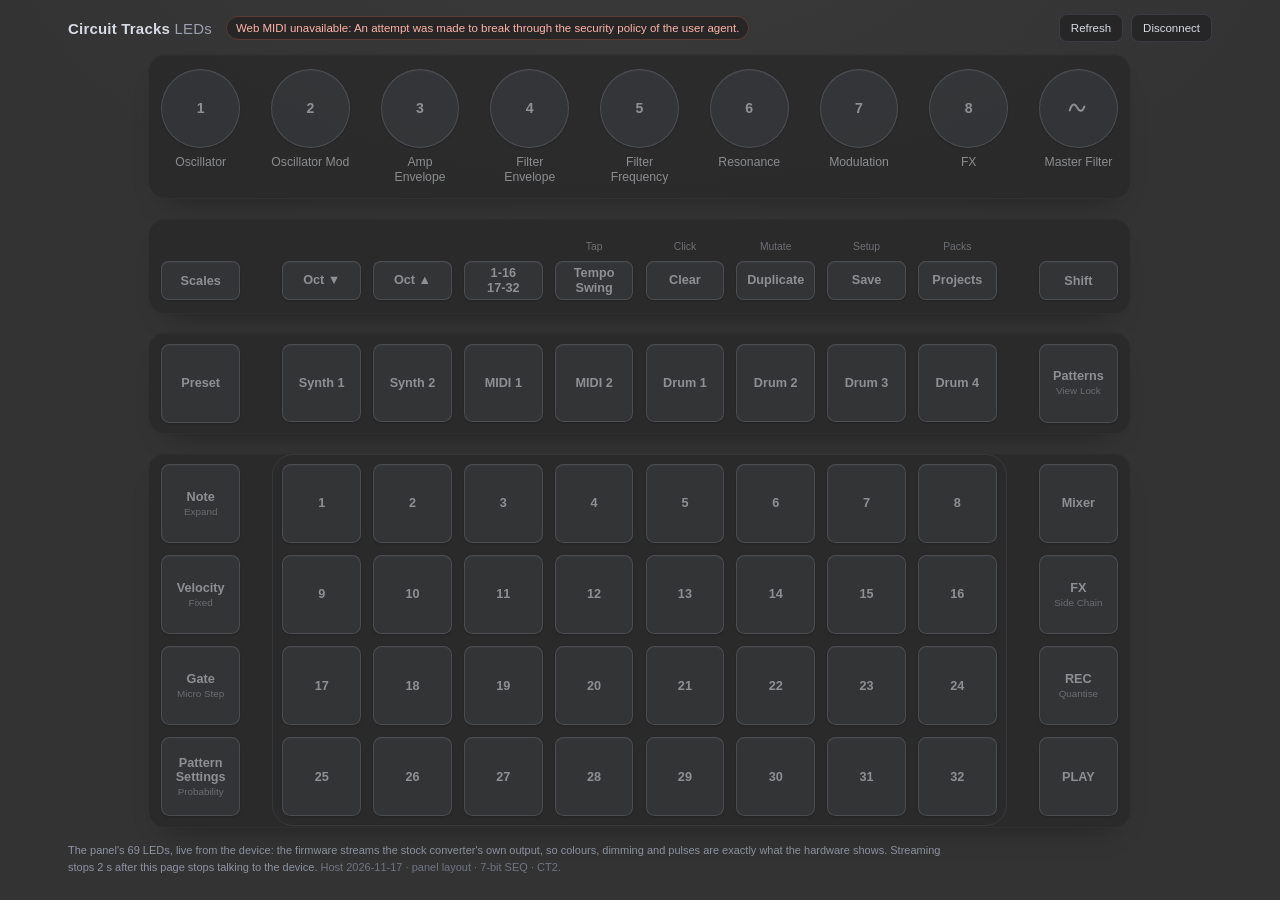
<file: hosts/web/index.html>
<!doctype html>
<html lang="en">
<head>
<meta charset="utf-8">
<meta name="viewport" content="width=device-width, initial-scale=1, viewport-fit=cover">
<meta name="color-scheme" content="dark">
<title>Circuit Tracks LEDs</title>
<link rel="stylesheet" href="style.css">
</head>
<body class="stale">
<div id="app">
  <header class="bar">
    <h1>Circuit Tracks <span>LEDs</span></h1>
    <div id="status" class="status">starting…</div>
    <div id="dev" class="dev"></div>
    <nav id="ports" aria-label="MIDI ports"></nav>
    <div class="actions">
      <span id="stats"></span>
      <button id="full" title="ask the device for every LED again">Refresh</button>
      <button id="disconnect" title="stop streaming">Disconnect</button>
    </div>
  </header>

  <main id="panel" aria-label="The panel's 69 LEDs"></main>

  <footer>
    <p>The panel's 69 LEDs, live from the device: the firmware streams the stock converter's own output, so colours, dimming and pulses are
    exactly what the hardware shows. Streaming stops 2&nbsp;s after this page stops talking to the device. <span id="build"></span></p>
  </footer>
</div>
<script type="module" src="app.js"></script>
</body>
</html>
</file>
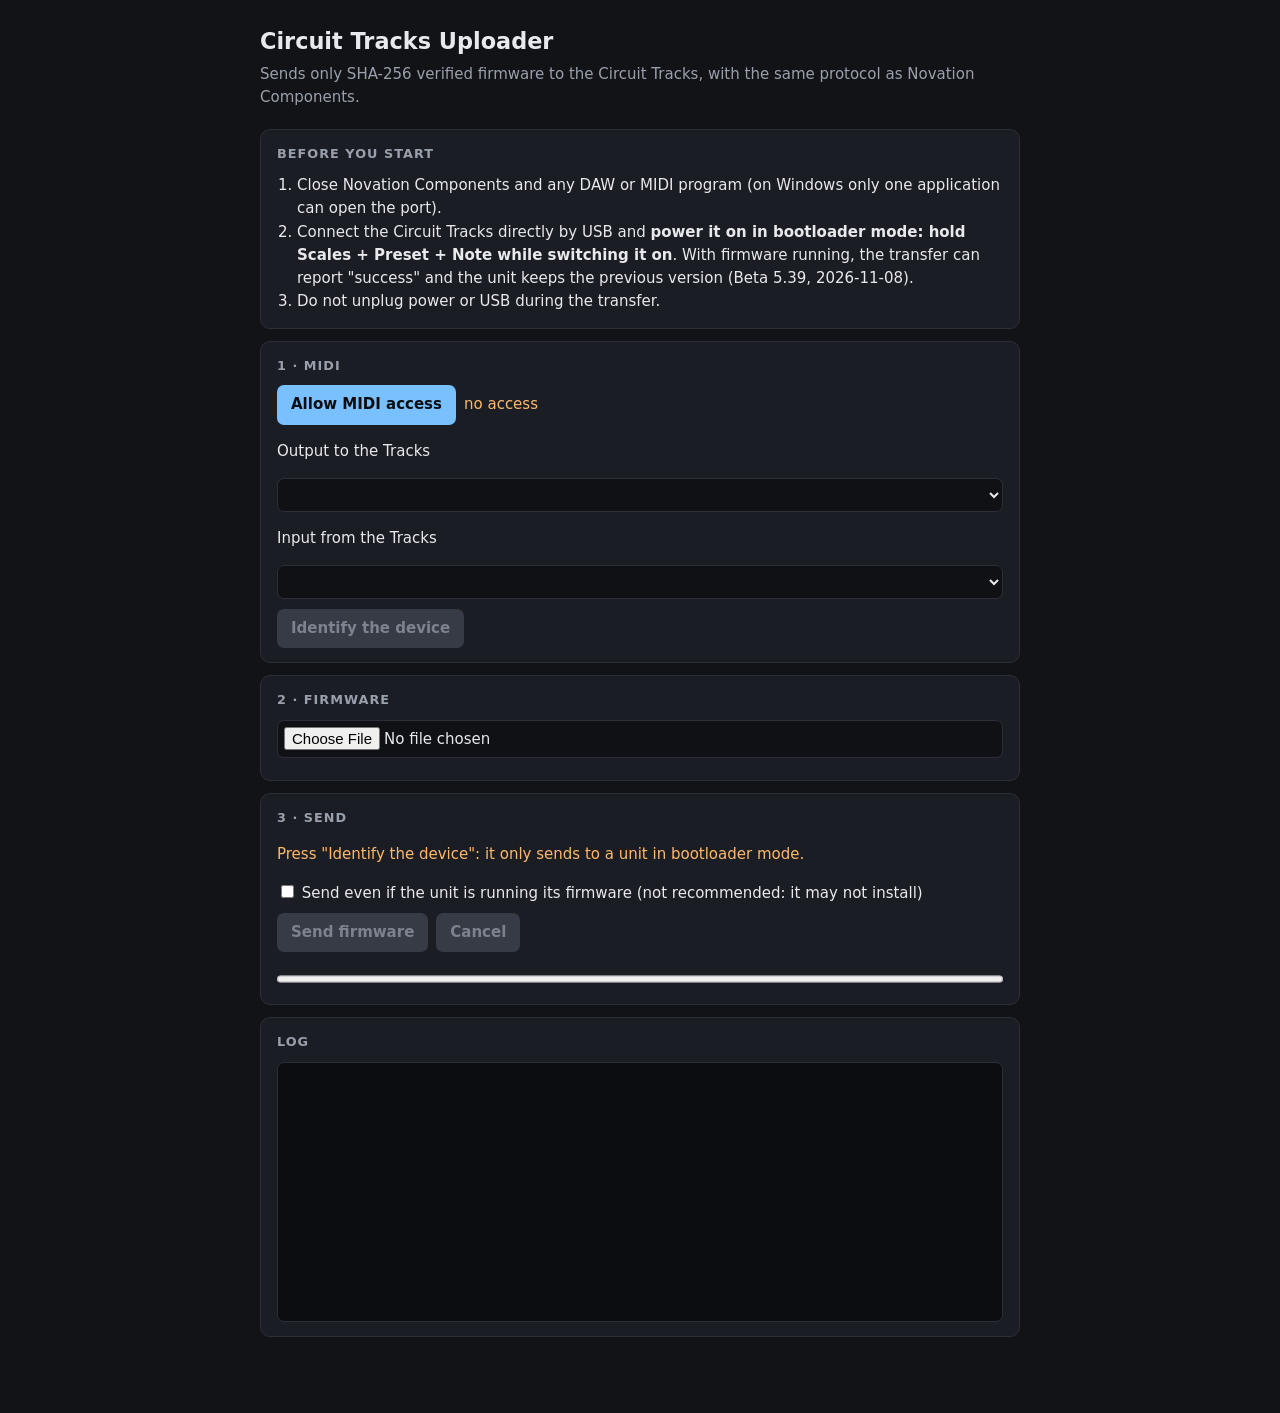
<file: tools/ct_uploader.html>
<!doctype html>
<html lang="en">
<head>
<meta charset="utf-8">
<meta name="viewport" content="width=device-width, initial-scale=1">
<title>Circuit Tracks Uploader</title>
<style>
  :root { --bg:#111317; --panel:#1a1d23; --line:#2b2f38; --ink:#e8e9ec; --dim:#9aa0ab; --ok:#7ee787; --warn:#ffb86b; --bad:#ff7b72; --acc:#79c0ff; }
  * { box-sizing:border-box; }
  body { margin:0; padding:24px 16px 64px; background:var(--bg); color:var(--ink); font:15px/1.55 system-ui,"Segoe UI",sans-serif; }
  main { max-width:760px; margin:0 auto; }
  h1 { font-size:1.4rem; margin:0 0 4px; }
  .sub { color:var(--dim); margin:0 0 20px; }
  section { background:var(--panel); border:1px solid var(--line); border-radius:10px; padding:14px 16px; margin-bottom:12px; }
  h2 { font-size:.8rem; letter-spacing:.08em; text-transform:uppercase; color:var(--dim); margin:0 0 10px; }
  button { font:inherit; font-weight:600; background:var(--acc); color:#0b0d10; border:0; border-radius:7px; padding:8px 14px; cursor:pointer; }
  button:disabled { background:#363b45; color:#7c838f; cursor:not-allowed; }
  select, input[type=file] { font:inherit; color:var(--ink); background:#0f1114; border:1px solid var(--line); border-radius:7px; padding:6px; width:100%; }
  .row { display:flex; gap:8px; align-items:center; flex-wrap:wrap; }
  .mono { font-family:ui-monospace,Consolas,monospace; font-size:.82rem; word-break:break-all; }
  .ok { color:var(--ok); } .bad { color:var(--bad); } .warn { color:var(--warn); }
  #log { height:260px; overflow:auto; background:#0b0d10; border:1px solid var(--line); border-radius:7px; padding:8px; white-space:pre-wrap; }
  progress { width:100%; height:14px; }
  ol { margin:0; padding-left:20px; }
</style>
</head>
<body>
<main>
  <h1>Circuit Tracks Uploader</h1>
  <p class="sub">Sends only SHA-256 verified firmware to the Circuit Tracks, with the same protocol as Novation Components.</p>

  <section>
    <h2>Before you start</h2>
    <ol>
      <li>Close Novation Components and any DAW or MIDI program (on Windows only one application can open the port).</li>
      <li>Connect the Circuit Tracks directly by USB and <b>power it on in bootloader mode: hold Scales + Preset + Note while switching it on</b>. With firmware running, the transfer can report "success" and the unit keeps the previous version (Beta 5.39, 2026-11-08).</li>
      <li>Do not unplug power or USB during the transfer.</li>
    </ol>
  </section>

  <section>
    <h2>1 · MIDI</h2>
    <div class="row"><button id="btnMidi">Allow MIDI access</button><span id="midiState" class="warn">no access</span></div>
    <p>Output to the Tracks</p><select id="outSel"></select>
    <p>Input from the Tracks</p><select id="inSel"></select>
    <div class="row" style="margin-top:10px"><button id="btnId" disabled>Identify the device</button><span id="idState"></span></div>
  </section>

  <section>
    <h2>2 · Firmware</h2>
    <input type="file" id="file" accept=".syx">
    <div id="fileInfo" class="mono" style="margin-top:8px"></div>
  </section>

  <section>
    <h2>3 · Send</h2>
    <p id="modeNote" class="warn">Press "Identify the device": it only sends to a unit in bootloader mode.</p>
    <label><input type="checkbox" id="anyMode"> Send even if the unit is running its firmware (not recommended: it may not install)</label>
    <div class="row" style="margin-top:8px"><button id="btnSend" disabled>Send firmware</button><button id="btnAbort" disabled>Cancel</button></div>
    <p id="phase" class="warn"></p>
    <progress id="prog" value="0" max="100"></progress>
  </section>

  <section>
    <h2>Log</h2>
    <div id="log" class="mono"></div>
  </section>
</main>
<script>
"use strict";
// Only these exact files may be sent.
const KNOWN = {
  "bd2d294bafa88fdec7ae1f5fcaaa13158323969c5a40f83405a72e4ad329a0bd": "STOCK Circuit Tracks 1.2.1 (build 4486) — Novation official",
  "0f663591bd2d8093546ce834a8b2b6df4db34e2c3eb628dab9aa850ef966a8e8": "4486 + Shared MIDI channels SC02",
  "b003164d9dcc0951c20edc6c42b169fb7ef1bd760bcc9d0e30299c76d4d861f1": "4486 + SC03: shared channels + Ch16 Rx/Tx toggles",
  "4c41ced05a2e7be50d71ad0721174ff2aa5cb7213c81865930d45f4de543e257": "4486 + SC04: shared channels + Ch16 toggle on pad 16",
  "5f32507d036c1a13b95af47e0e084119176379d6f23c4d16b6e4b58179914521": "4486 + SC05: SC04 + internal cable-free MIDI loopback (test)",
  "1f0a6caea221b791d9894a4fa20779abd6cb62e5a23ff73332cbb725fea189c8": "4486 + SC06: SC05 + patch flip on MIDI 1/2 (test)",
  "68f845d31baf2701ff2a091f00d7bf33ba390c67211ed46d3861dd5db11dd666": "4486 + SC07: SC06 + patch flip LED when entering + saving (test)",
  "5797ab523ccd9fae48f31714059062a94800474724e9e1cae078bc9cbbf8175c": "4486 + SC08: SC07 + chromatic drum Preset view (test)",
  "9a99783b1e2a9de3968cfe6ade395b7f4bc771c1bb4d3c5589e26e615f4afeb6": "4486 + SC09: SC08 + drum Pitch in semitones (test)",
  "d96468ecbb9bedab4afa5ff3732e29edc26c3938103b1a032c626123c21b84b2": "4486 + SC10: SC09 + FX return through strips 3/4 (test, DSP)",
  "476063e4e9993641228de11cded9008fe2311b54c62b211b577e479de8a5414c": "4486 + SC11: SC10 + Pitch knob as tuning in chromatic mode (test)",
  "0c4993a91b7f32f49d087301bee15d38a3de7aeff400651b59052f1834bac93b": "4486 + SC12: SC11 + fine drum tuning in cents (test)",
  "4b7281a4a9e4326cdb18b3462ff28b5b26a3c738beef915c0651fc8e7df448ab": "4486 + SC14: SC12 + Master FX (Gater / Auto-Filter) in the FX view (test)",
  "3da5085d9db7492b697239a66cfa2a40b0859cbd1ac925610ee42c3c7413b86a": "4486 + SC14.2: SC14 with the FX return flag outside the DSP voice table (test)",
  "3612b83e37109436af9aff0252eeee0d819db12c3cb954c865e8974824f35065": "4486 + SC15: SC14.2 + line input instead of the synth's noise (test, DSP)",
  "1c145040bba47475022421e842d37256dcef8f69a5e48ecd4b4157dad6ac3be5": "4486 + SC16: SC15 + sidechain on the drums (SC13 redone; test, DSP)",
  "90f3684cab43247972c8f1876700d5a28abd5a3c75d13574c4a51eefe6a55d92": "4486 + SC17: SC16 + Master FX view (Mixer -> Mixer; test, DSP)",
  "98cff79287d9569546f805244458712987e84a5c55623834995acd25c897b16f": "4486 + SC16.1: SC16 + line input x2 and phase-inverted modes (test)",
  "d62ea204fa0b2ebb1e22d26ef500e730526f37ae477f184f3cb827b5e9982b0c": "4486 + SC17.1: SC17 + line input x2 and phase-inverted modes (test)",
  "41ceb8a62c4d8f07fe24af4028760b00ae88e5cd3c148fea1af5b9c7ede1dea5": "4486 + SC17.2: SC17.1 with Master FX on Shift + Mixer (test)",
  "3a82a33347fd67d7ab18a698a07c763d4eea6bc6bf519a80c22ae7ab59959705": "4486 + SC17D: SC17.2 + LED diagnostics (Preset + Shift)",
  "f4b20c2f9f9292c4bc84f7208528606532731d1b31c561a09e9f2d086d375145": "4486 + SC17.3: Master FX on Mixer -> Mixer (real Mixer button) + line input v2 (test)",
  "364bbfca5f4e5b832495aacacd724f853ff4649cc4d9a98243efa4797c1c2560": "4486 + SC173D: SC17.3 + LED diagnostics (Preset + Shift)",
  "61a0ac62170399a3aa0537cda6cd75dce2b4d0510007c6f395a3222f66a788eb": "4486 + SC17.4: SC17.3 + knob LEDs in Master FX (test)",
  "58f699842f445a8ab8a1e74de02ca480c7290db9e5a238eb3222761973af52e7": "4486 + SC17.7: SC17.6 + song pointer (Master FX, rows 2-3) + stronger delay/reverb + modes on Shift+Scale (test)",
  "869848d461260786e713f526e30cc9256a5bcfe883312c55c03b49114ea22e3b": "4486 + SC17.8: SC17.7 without the Shift+Scale modes (back to Shift+Preset) + pad 8 turns off what is held in Master FX + touching a held FX disables it (test)",
  "e6b3d3dc5defbfe97425be4d860bd4f552abed76257dfd19f0d7fea8043b4186": "4486 + SC18: SC17.8 + new drum knobs + chromatic per-step recording (test)",
  "45e0278bef804688b473557d114337dd0b8db34894f21ef8d4a829a1498fa4ad": "4486 + SC18.1: drum knobs redone + pad 7 skip + pad 8 removes the song pointer (test)",
  "02e3c5411011110b8b5a9fcd53d340a36d1c732436aea5190a65f0ebeb4f2230": "4486 + SC18.2: SC18.1 + FX view LEDs and LEDs for the new drum knobs (test)",
  "8078051785482baea66d9b2bb92f559b655d2fe4402332beb7e3ec3c80d02c7e": "4486 + SC182D: SC18.2 + persistence probe (DIAGNOSTIC, use with a test project)",
  "d85302f9f87ebeaa23dd7986b2c08fe5944faa7b5dbd56150fdd976a8505329f": "4486 + SC183D: SC18.3 + persistence probe v2 (DIAGNOSTIC, use with test projects)",
  "424cc79344e331075ffb9818f380e7b8e271518e8d83fdb25361e68f8aff6205": "4486 + SC19: SC18.3 + drum settings, Master FX assignments and synth modes saved with the project + fixes (test)",
  "5db8bbd72f02c207b080db57823cd28e878c07d4a796492978513086a4206b15": "4486 + SC20D: SC19.1 + modes 5/6 + delay and reverb capture meter (DIAGNOSTIC, use with a test project)",
  "b2e0f44ced25f14674d6eb8ea409de0538932fc375d2b7159b680c8a500f4c98": "4486 + SC19.2: SC19.1 with the staggered-start work (EXPERIMENT for the hang at power-on, use with a test project)",
  "8b4a90b88a7050021511d2381f93c09382d043f9b919d0c5fcd4e56ab5356c57": "4486 + SC19.4: SC19.3 + saved settings come back (test)",
  "a097637abe77fd9676e75372f355e85121eff6fa4c74fa2818a520abb8b5f2df": "4486 + SC19.5: SC19.4 + Setup FX returns into the synth input (test)",
  "fff8606e64f8443b7d16b61d55e16a0f4b47c4f8da2a481c9d3b63cccba83841": "4486 + SC19.6: SC19.5 + brightness of the new drum knobs (test)",
  "f89a2f9efb5d77a5e2dcc9e4ae688555f5f390b797d844c71b2f7690c825fe01": "4486 + SC19.7: SC19.6 + song pointer skip on white and with repeat (test)",
  "8182c8a456cf3bb0534da9018885ec370fd63b99ef3dfeb7b8bb6278f1f888eb": "4486 + SC19.8: SC19.7 + drum knobs following the panel labels (test)",
  "f3f0009c3f12de8cfba4ce7b82fa946c2f75e43f9bf5ab9bf909a8a6f42151ac": "4486 + SC19.9: SC19.8 + per-drum distortion type and filter slope (test)",
  "ca2e993b4588ee2b64932d825b7095f4d62339161170853f543a8e929cdd545c": "4486 + SC20: SC19.9 + VCF / VCA on the MIDI tracks' audio inputs (test)",
  "f2b9dd6540ff9a51ab4a302d05002c3debe627e1391721513c751a54250f8ef9": "4486 + SC19.3: SC19.1 with the hang at power-on fixed (test)",
  "62a692f244a67a8133379af94a17f27c2b1e5d0aa9d0bee4e4c9fb0de9f1e15e": "4486 + SC20.1: SC20 + scale in three rows, Pitch as offset in the chromatic view, Clear on the drum knobs, yellow pad 7 and the VCF state validated (test)",
  "f73a02e76fc7b3c6931534d7fdcd8806e08adbdd6a800a53f5e9e39c674c9cdc": "4486 + SC21D: SC20D.1 with a DSP probe and an NRPN monitor (DIAGNOSTIC, use with a test project)",
  "9091bd1f9cfcc24d556add67894738e156b37fba509162fa48a5a1cf58af43ec": "4486 + SC21.3: SC21.2 + drum squares also at the start of the row in the drum Note view (test)",
  "cbd4115afc763bc3d7834b3c5b9d67f7957f810e75bcdc5db4f088e88014a0c7": "4486 + SC21.4: SC21.3 + 12 and 24 dB low-pass and high-pass filters in the VCF list (test)",
  "a6d0f25669d578a19bf73d318dd66fa69495eb8ae596b7ae5f76d4f400586fa8": "4486 + SC22: SC21.4 + ring mod / comb / chorus effects, VCA > FX > filter chain, bipolar sends and DSP program up to P:$3FFF (test)",
  "2e451d553d599933c4c569c021777d89295f24d6e3494db65c89db2d8b6d77dd": "4486 + SC22.1: SC22 + oscillator as VCF / VCA source (pad 27) and oscillator knob page (pad 28) (test)",
  "ae1e2ecfe1311845e2f18b9b88ce87f2cbef16113759938c915fabe8e44af457": "4486 + SC22.2: SC22.1 + oscillator v2 (envelope / LFO to pitch and shape, wavefold / slope / pulse width), pad 27 = controls, pad 28 = source (test)",
  "181f5ec1089c00eead017e277abe646c8c6f5cbe615d32bb1ceb46663f12b462": "4486 + SC22.3: SC22.2 + oscillator v3 (wave = continuous sine-triangle-saw-square morph with envelope / LFO, shape 0-100) (test)",
  "cc7d7655d246fca9d6baf6ef090f19bf06ed4d7f79211b8cafe75f527e92a5db": "4486 + SC22.4: SC22.3 + different colours and a new order for the MIDI Preset view pads (test)",
  "7061be260ae7445a142f7333c266d1d59d49f78312fdb555ceb95468ebe3b788": "4486 + SC23: SC22.4 + on-device CC editor for the MIDI macros (pad 25 of the Preset view) (test)",
  "8357544cc5a3a32b7fe88cbaef1f8061d8c4f4890ce9b9d1bf68b2e54e03858d": "4486 + SC23.1: SC23 + CC editor with Octave ▼/▲ to cycle, the track button to save and any view button to discard (test)",
  "d67c888dc2160e3dcf1ca7b1912b76dd5715e4fe981aaee7b0191caf021929d7": "4486 + SC23.2: SC23.1 + MIDI pads: 27 source only, 28 OSC view, 29 VCA-VCF view (test)",
  "7d30f1b6d0a113af374b5409cd4280d7aa335b087319c096346f9f9ba4426b37": "4486 + SC23.3: SC23.2 + neutral state (basic gate), Clear + knob, Octave LEDs of the CC editor, cap on sends with line-in effects (test)",
  "45d838631e5b12fe24fb2a4edb15bcaaaa5fc8e73f3ab3f438646c11f1d454ea": "4486 + SC23.4: SC23.3 + CC editor v2 (type by CC number, save step, Save pad), Master FX (ranges, skip past the end, skip LED, pad 7), mirrored drum pads (test)",
  "aa0b95b260ee31d76d7b03dcdcc7e9e0f6470f29f32c1333737295b6cc99782e": "4486 + SC23.5: SC23.4 + song pointer head from the tick, pad 8 = bypass, bipolar drum K8, Clear on both layers, rate limit + beat + DSP message refresh, Save button LED (test)",
  "6c5b997379248d5d65b7231459901ade052778f6699972f7ebba62eb969dceaf": "4486 + SC23.6: SC23.5 + type knobs (FX, filter, waveform) without wrap, with wide zones, colour per mode and brightness per internal parameter (morph, key follow)",
  "9d161aea662df3a86acddc8b1bf5c0f9e23a401d2433ec2537576cfce3745ae5": "4486 + SC24: SC23.6 + three-state pad 27, pages on pads 1-8, second oscillator (mix, FM, ring, soft sync, bit crush), per-track chain order and paraphony",
  "c5d7fdafa807f8be603bfaaf01378e19a197317996053e621e5bb9c31961780b": "4486 + SC25: SC24 + VCA-VCF / OSC mode values in and out over CC / NRPN, automation of 8 values via the sequencer macro lanes and the template row when the mode is off (pad 27)",
  "b2181971a36044d0bbbbc7ed4abceb24ff0947cb586b6ea78d20e334930cfdfd": "4486 + SC26: SC25 + step-drummer on the MIDI tracks (pad 30: 8 step pairs on the knobs, per-lane pitch as an offset on a destination, velocity per pair)",
  "43ea716e6e6a581a74a5bf47c358f1c7d6937d851c6693804496fb8387079e6d": "4486 + SC27: SC26 + step-drummer on Synth 1 / 2 (macros), Octave and 1-16/17-32 LEDs, white step knob, rows off when closing, two more knob pages",
  "3dfc7fbc06d7188c7a0e45b3c78a50c5f0b91edcdc5b456071b548afcb93d3f4": "4486 + SC28: SC27 + in/out NRPN for the extra drum parameters (MSB 5-8) and Master FX (MSB 9, channel 16)",
  "d158b68664be82bb06b8b1cb1fe1693d312e6c30d0a0264b66908ade55ea800e": "4486 + SC29: SC28 + VA-drum engine on the MIDI tracks (fourth state of pad 27: three decay envelopes, noise, pad 31 velocity to envelopes)",
  "c6ddb16e7b460df6726e03081b77bfcfc2467eba60dc76009794d1be73141e18": "4486 + SC30: SC29 + Master FX across sessions + project saving fixed (test)",
  "a9a6dcaf71bc7745600a2b6d831a354bb29d90f19ce0dc22b69f8fd47e8e0b0a": "4486 + SC31: SC30 + the step-drummer keeps the notes (test)",
  "67e23e3e418594ec3fe01cdbea853ba9a8a3dac578fefe1530b5171e7b2e3595": "4486 + SC32: SC31 + new song pointer in Master FX (retrigger, phrases, no pad 7) (test)",
  "6b4b2a836792a79dd1dc3f2e1559188e3dd989a36f6fc1831db474203ec12c8f": "4486 + SC33: SC32 + captured sample in Master FX (pad 32 records, pad 7 plays) and real-time step-drummer recording (test)",
  "74ef1023691b37cbede33787e53750787cd92491e2445ecf865b1b7d7e47f753": "4486 + SC34: SC33 + sample assignable to the bottom row, capture in the FX view, K2 by colours and replace a drum with the capture (test)",
  "d8fa43d1cf65d94e3d791f8e9f6419d8841fa511058fda0d3c55663a859d248e": "4486 + SC34D: DIAGNOSTIC (DO NOT USE: breaks pack duplicate), SC34 + its own file next to each session on the SD",
  "41ca9e01f29947040e4dab2c10b23e7b86c7323117be04d93c8a1748fbe12326": "4486 + SC35D: DIAGNOSTIC of the DSP's second core (MIDI dump with pad 9)",
  "887a6026ddf443b58172ac337c3791abbf492ae97beee3d8201c073a381c6237": "4486 + SC35D.1: DIAGNOSTIC of the DSP's second core, v2 (MIDI dump with pad 9)",
  "7ce523e79f56f6189c8716960cfe1bce32e8bed062a779212ea76628c20cd774": "4486 + SC35D2: DIAGNOSTIC, map of the DSP's external memory (read-only, MIDI dump with pad 9)",
  "f401d4ed95c365800471157991c694a8da68cdc317fb251279a993e88eda9b2a": "4486 + SC35D3: DIAGNOSTIC, candidate zones of the DSP's external memory (read-only, MIDI dump with pad 9)",
  "c0705a7827e036bd68ef0a46decfcb9d1f6364c4d950de77f84bcf45dc8041f7": "4486 + SC35D4: DIAGNOSTIC, read-only SD access through the stock API (samples 0-7 of the pack, MIDI dump)",
  "0d9c322edb5d99962beb42dd69d98c4bf5e94827ac5d95c46f03eb6a573124e6": "4486 + SC35D5: DIAGNOSTIC, read-only SD access, PCM samples 0-7 of the pack (type 4)",
  "058093a9f8f0a91363547029deabde89aee11ecd68ab1f3bd0527634ba566f86": "4486 + SC35D6: DIAGNOSTIC, rewrites the first 21 bytes of a pack sample unchanged (Shift + pad) and reads it back",
  "aba1091c85775f6e7e00974f984f77eca4094a4dce35d09985484634796606b0": "4486 + SC35D7: DIAGNOSTIC, pads 17-24 rewrite the first 21 bytes of samples 0-7 unchanged and read them back",
  "867834b651cb8bd39f34550c8f53971ae3158eca2cc897ee6f2da914cf9ecc50": "4486 + SC35D8: DIAGNOSTIC over USB SysEx (tools/ctremote.py), plus the SC35D7 pads",
  "aa3425b6fecebf49c1c129b1883d10b936c5a0f97a85da690766201134f8eb15": "4486 + SC35D9: DIAGNOSTIC over USB SysEx + delete one item from the pack (types 2-6)",
  "12dce7c82f3c47e68c879107f6d7c47895ecc7a8813b51dce0730fdfc36cd3e1": "4486 + SC342D: DIAGNOSTIC = SC34.2 + remote diagnostics (SD and DSP memory over USB SysEx)",
  "9a2d4eed83bf5b4babc1aea7f96f414355ae42c25bf48a9f014ddaa0a0b96e3d": "4486 + SC35DA: DIAGNOSTIC = SC342D + delete a whole pack (not the current one) over USB SysEx",
  "3eae83c6562aa5e12b2d04d822c97df384b1b126e91eabf68335e5aa2a25fb94": "4486 + SC35: SC34.2 + pack samples on the SD (save the capture with Save, swap two samples, delete a pack)",
  "d45b6feaa0cfe3bee2272918d0e2eab0b0f1ee189610543f2f08c33d67377e9b": "4486 + SC35DB: DIAGNOSTIC, core 1 audio blocks to core 0 of the DSP under granular load (for the granular synth), remote",
  "0a429c329fb38176223fbf785d692c168c65000576f9e68b46044c0751104a07": "4486 + SC36: granular synth on MIDI 1/2, Glitch on pad 31 of Master FX / FX and effects sequencer (DSP core 1)",
  "f4cfad46d7cffda4791eb4d2c1988c01ad44ba144f32cd9bf37d4e18b4ac2ba0": "4486 + SC36.1: SC36 without USB diagnostics + Glitch assignable to the bottom row and effects sequencer with the bottom-row slots (one value per turn, colours)",
  "f8d646fbb1788a855dfad14894054446e1f156199ae3496e26c951eb7b3d2bf3": "4486 + SC361S: SC36.1 with no writes of its own to the SD (no packio or remote diagnostics) - safer version",
  "b99b505115c4db3e9a81d7dd1db32722ccc7827f7e7c7cf39af1182a5547de4b": "4486 + SC36.2: SC36.1 with the effects sequencer knob fixed (fine position, ~16 steps per bottom-row slot, effect colour)",
  "1c2b28785ed4c4ec21dab8cbd16659bdc8da6ff5a0ea374209198c9c56331414": "4486 + SC362S: SC36.2 with no writes of its own to the SD - safer version",
  "5a13f8be9827d02a8e4dc07123721f23192222a8f4f97bdf0f4c5e132495a87d": "4486 + RC0: first release candidate (= SC36.2)",
  "7b20bf336faff2dc0c4133047ddcb702663877605d3a54af36ab758efe5f56d8": "4486 + SC37.3: click-free sample swaps (the files are moved as they are)",
  "26ff69b59a325bfb9b250d7a5d7adeb1f8f65b5cabba24c95802b3fd6d0dec59": "4486 + SC37.4: Duplicate in synth / drum Preset, copy between packs, double Glitch without copying knobs, click-free envelope, Vinyl and return colours",
  "dea625dda36e48ed494839063671996f60d92a889072a52eb72f3fdcd2f68244": "4486 + RC0.1 (= SC37.4): second release candidate",
  "0f1711639a4c640612acdddaedc9c504effe0ed5d67c0b9bb2f6c33169c9178b": "4486 + RC0.1S: RC0.1 with nothing of its own writing to the SD (RC0S + the SC37.4 work kept off the SD)",
  "2d835b3efee2ec7988bf31831003ea7733f08ce49f3007b93cdca207e2c8eb54": "4486 + SC37.5: simulated overload in the Glitch (K4 up) and Clear LED when deleting packs",
  "d09f88383067ce40667a6333fa057f4fcd291299733def5f0a02de50248ee73a": "4486 + RC0.2 (= SC37.5): third release candidate",
  "2710e58f48e796f4737a095b2891c2074fae2d52f7d94075862cc3575d453ccf": "4486 + RC0.2S: RC0.1S + the Glitch overload (nothing of its own writes to the SD)",
  "c761dc64417bba4c0740be470d7cc694e4f4b3eaf1632dce5666c84c579b6984": "4486 + SC37.6: Clear + pad replaces with the capture (Shift + pad is stock again); import memory and source view protection",
  "976432efddbe146c17922e20a38a76c8c118a48c525d8b12e8efc65f30613f88": "4486 + SC37.7: the copy between packs goes to the replaced sample's slot if it fits; import memory resets when nothing uses it",
  "217de3d35c9a3686d305e088483eab3ed0ce443af144a5d5563cea6c48ef3e1b": "4486 + SC37.8: packs view: packs blink and return to their colour when deleted, fixed white Clear",
  "1960b2d484060b1a56c604d73a711bb91309fb3c23df4f37231296c2b80306b5": "4486 + SC37.9: blue for Clear + knob on drums as in the original; Clear + knob in Master FX returns to the default value",
  "569c35175d8e6b9450c30708ed9950f914697c23f79c4300882a2d435c714c51": "4486 + SC38: Mixer, Shift + knob right = level 100, left = 0",
  "1482268404c5e8f6736ca5095304ade854267c11db2bf0ccdc5cd686c59cfb12": "4486 + RC0.3 (= SC38): fourth release candidate",
  "1e9a53d15f666b9cc0a12df427e93f10f09463bb45546d00640a731e37c3a524": "4486 + RC0.3S: safer version of RC0.3 (nothing in the mod writes to the SD)",
  "6bd58380dd9823ed2d26e785692975d0fa6f404d7f06bbfbddad0149ed9a0278": "4486 + SC38.1: granular stretch (Shift + K6 third mode; K3 = steps)",
  "9d6ecebdda41e871472d6997eedafa66e7d8afab250f583df78d70b7cd5dd741": "4486 + SC38.2: capture armed from Play (exactly one bar)",
  "767901bc21ea94463405777bbfb1a434688d8c377eb9bd73f612fd02bb27c85e": "4486 + SC38.3: MIDI Thru with Merge and Filter modes (Advanced Setup, Duplicate)",
  "77b087fc1185649830d526d5f04c17babb517b8721d83c5be9a07f4609fcca0a": "4486 + SC38.4: capture armed from Play, Duplicate into empty slots between packs, fixed Clear in the packs view",
  "492c2d1235f98af64099748bd6a3d810948f80f53098d6093d6566dc8d24eeaf": "4486 + SC38.5: Shift + pad 7 = latched loop; patch slots with the Initial Patch",
  "2292ba05159362df2f38cbb8489c332241dd8fba42cef65d04431325ed44a659": "4486 + SC38.6: SC38.5 with the intermediate patch slots empty (0xFF, like stock)",
  "01a705a96d58547f287711910dc8f590c3cd23f41877a79c805eaa9593bb2b7d": "4486 + SC38.7: Clear + pad 27 on MIDI 1 / 2 = all engine values back to their initial ones",
  "6acec1a0ae8393464f6b0be8c4bed325aaa8d3e3c921439048a40b33071e0410": "4486 + SC38.8: synth patches coloured by voice mode (mono dark blue, glide purple) + Advanced Setup without pads 22 / 23",
  "0b5018a85ffaacdf40c19db02981ace229a3c86b9622ba456976f4e7840c378e": "4486 + SC38.9: Synth 1 + Synth 2 together = split keyboard (pads 1-16 Synth 1, 17-32 Synth 2)",
  "d3cc136c4ade4dbff7a40807d5a789d4b3b8adc3c3c4d15e3b5ff13d3cc94b50": "4486 + PATCHD (diagnostic): SC38.9 + rdiag to test the patch padding",
  "49f17a79534cb1c0836188563ec4a4b793eff31ab5191fa1257015525c50ec73": "4486 + SEQWD: DIAGNOSTIC (SC38.9 + rdiag + DWT watchpoint: which code reads a pattern step)",
  "acdc68af7dbe3cd152354682e7141a644c328955a8d202c48ab6329f7daec7c9": "4486 + SC39: per-step random-mutate (row 4 of the probability view) + glide patches in a fixed colour",
  "694b0a09d2abc8d11dd944db42944f9a5651afa05503052a0403dcd35bd157a2": "4486 + BETA1: second beta (= SC39): BETA0 + patches by voice mode, split keyboard, random-mutate",
  "4c5bbb73b58839550a5cdfaaa35c6888613de55dc49ad1099601fff182e93520": "4486 + SC39.1: custom synth patches (MIDI 1 / 2), Clear + page pad, granular source selector",
  "464900cb8f452f5715a505b040048e9e4dc00f8f933a6a13eb9e8553d40b2fb3": "4486 + BETA2: third beta (= SC39.1): BETA1 + custom synth patches, Clear + page, granular source selector",
  "f8b8f764972217e487f86f9c9246716d1c257690952b263632b2068dd2474df9": "4486 + RC0.6: seventh release candidate = RC0.5 + two fixes (Auto-Filter / Phaser LFO when enabling the effect, fixed dim white)",
  "59e3cca7142e85c5881ce59c9793a5847c854b93962510307b7179fad6f04dc9": "4486 + RC0.6S: safer version of RC0.6 (nothing in the mod writes to the SD)",
  "38a1f4e38a2851103435f5226fcda665632da4fd419212782e0fe3cbe7d51e69": "4486 + RC0.5: sixth release candidate = RC0.4 + the captured sample ahead of the Master FX effects",
  "fb3c2e4a866e64ad77a22ee9f61ec62981399ef8fb2af7c6f59b3f0a6f6529e3": "4486 + RC0.5S: safer version of RC0.5 (nothing in the mod writes to the SD)",
  "67b8426c011be0ccdef087ac265a21c65958091527c108e1f53f32ab05325774": "4486 + SC41: SC40.9 + the step-drummer's pitch knobs keep their value",
  "f9c8e2ea32c048fa2d6cae1354d01eb5cc7b5f920132f04adf25e91198ac48f2": "4486 + Beta 1.1 (B1.1) = SC41.1",
  "74f26e9cd1c8575cc6b7d53520b3f39684fe640615be00d0f71e0e79f9205bb3": "4486 + SC41.7: SC41.6 + split drum K3 (decay / attack, start / cut) + Clear + pad 25",
  "2e63828a3f8b88f2690d9e230f295f606954de184e1ecc7ca83414a5d0d40db1": "4486 + Beta 1.7 (B1.7) = SC41.7",
  "423b09854128f766a1be3d9d119d433485b03d88c41e60b62b97f4e3fc6c8ed3": "4486 + SC41.8: SC41.7 + four-state metronome with count-in",
  "edc087da36ab8c17a2314153f8d371805436bf7e1ce74bb5aadf4a90608dbadd": "4486 + Beta 1.8 (B1.8) = SC41.8",
  "969c40cb989564d027e9c677142b645ac9c236900be83d17f13e511c488558ae": "4486 + SC41.9: SC41.8 + arpeggiator on the note tracks",
  "607ee35e0f0e2316001c5564c2b675a53ce3cd208d9b14340cbd3521a8b853ea": "4486 + Beta 1.9 (B1.9) = SC41.9",
  "ddd77df2573f8d1b5fb15c8580d35528475562988b64e84b609a10f10b5f8a63": "4486 + SC419D (diagnostic): SC41.9 + stutter witnesses (Save / Duplicate / Play)",
  "524917a2ebe122fce07505b41a471850ef83ef4574a7a00d939587dd7802774c": "4486 + S419D2 (diagnostic): SC419D + the culprit of each delay in the Duplicate colour",
  "92fcc0d38bd39d7d636b330c56a77c772b174f1d847401710b94293cc82e082d": "4486 + SC42: SC41.9 + deferred settings saving (delay stutter)",
  "8d606bd71039ce1a49219bace8ad3b9afbbad05ac8128095298cf9584c02e8d3": "4486 + Beta 1.10 (B1.10) = SC42",
  "4e313be9edb4d2ff34baf44c158b07e8da4b6c98a2d0921d54d8a7b786d810a1": "4486 + RC0.9.3 (R0903) = RC0.9.2 + deferred settings saving",
  "285c22041b37a81f67c7955c19818705c8672b0fdd34914077973fe9e5d47039": "4486 + RC0.9.3S (R0903S) = RC0.9.2S + deferred settings saving",
  "ddcff651cf666c55bb23d146b05a4f3ae47cbbe83617204ce9dea6554813c99a": "4486 + SC42.1: SC42 + no SD re-reads while it plays",
  "d61c786e983edf8bce492d1c116bf6be342cbc364713d4c6c009355e2efacf0d": "4486 + Beta 1.11 (B1.11) = SC42.1",
  "b95c9b648fb30c2087574bcc061dae60d844ba9be6310fe58219a019b451f68c": "4486 + S421D (diagnostic): SC42.1 + the S419D2 witnesses",
  "205161dfe22d52bc9bb04df2d4b8356a90ea721270a216024da576c16b94d1c3": "4486 + R0903D (diagnostic): RC0.9.3 + the S419D2 witnesses",
  "be81af85b1c0be40202be1fefc5847c8a5153c0c1f75df31873eabdd21d92ee7": "4486 + SC42.2: SC42.1 + custom scale (Shift + Scales)",
  "44a3cc4700071fb83a529d3cb212048322951ca2dd6b0617cbd3cdbbd891189d": "4486 + Beta 1.12 (B1.12) = SC42.2",
  "4a6ab673ea3b8fff61607b67a2ff6dea8ace00df243967492fe563b0a174c322": "4486 + SC42.3: arpeggiator resolution, gate per press, metronome colours",
  "f4841675ff5dc822e41467c1b79518be79d4515c615ce8a69f9d9db638dade4c": "4486 + Beta 1.13 (B1.13) = SC42.3",
  "b282b80ebc629a6763985931180d8857139ca216ef8badb68fb08776efb8195a": "4486 + SC42.4: micro-step rollers, lavender / red Clear, custom synth automation erase",
  "035215e7584c0eb86a4106955f5437caaca86a29d9e3b93eba48bdb7393145e8": "4486 + Beta 1.14 (B1.14) = SC42.4",
  "fd52b1b5a04c6158d843735f782551bd9b7691caa29b4bfb6ff6cd0ac9361914": "4486 + SC42.5: fixes after SC42.4, drum sidechain, Preset again",
  "7b0e0c731ac745a95bfe1eaffbcb968641bdece7a7f223f8d069cff9d4a018a9": "4486 + Beta 1.15 (B1.15) = SC42.5",
  "d2400ff496942f87b71883b46a5cf615be7baa692d0cc4f6d851eb7c9488b2c0": "4486 + SC42.6: step-drummer, page 2 destination and pitch-vel toggle",
  "41ad56af347441e074135dacd1dfc685ad9b5b4bd90e7cd155bdae49307aa800": "4486 + Beta 1.16 (B1.16) = SC42.6",
  "7321e380b42e38535f8b7469d31bfbb59e817b512ff037bec562704178819ed5": "4486 + SC42.7: step-drummer from 0, Micro Step toggles, stopped rollers",
  "71835b0a10fe76e45cb0a18c7ebd2ee0e4ddd6e4e4ec8b0c60810db7668f1f44": "4486 + Beta 1.17 (B1.17) = SC42.7",
  "ff27a337f733d486d6e44019c176fca0c92e36115be73685b9903cfcdccfa7de": "4486 + SC42.8: drum arpeggiator",
  "d8a075e3ad1f864603d96a47c9f25b7881b51411b52df3933a2e680f0159e02b": "4486 + Beta 1.18 (B1.18) = SC42.8",
  "a608eb5329fcb4d95e12a9f6fdc18ff235f7e55ec69a666560b64ade2cd9caf1": "4486 + SC42.9: the drum arpeggio is recorded",
  "1bfc414c9b2c1db4ba1fc9b5600b98e75aa9272ba278fc214317ea46718d2f90": "4486 + Beta 1.19 (B1.19) = SC42.9",
  "8eaa45d492dee434d31b7d85154c3d5bd228691e216c982a47fee2578857567d": "4486 + SC43: Pattern Settings on the drums, recording fixes",
  "d0ba51f049447797d69eace9a1b97b47bb1abfd505270c76bbf1f12af6a12d0e": "4486 + Beta 1.20 (B1.20) = SC43",
  "c1eda34f42968c272943f386032344b1e1829bbcb882d8429023b7578ffc4c9f": "4486 + SC43.1: note-off for stopped roller / drum arpeggio hits",
  "094557f4f6a577204c7061554136fac2f5b285c641316aa3788356401e6e31c0": "4486 + Beta 1.21 (B1.21) = SC43.1",
  "94f1aca87a3901fea711be7b1f8b320e6d8c75963c10ad1e12eb9380a318cff9": "4486 + SC43.2: recorder note-off for the arpeggiator notes",
  "d89ecf65ff3e0619d97151d6d914457fbc9f8c92907cf431a3ce9b5055a9328a": "4486 + Beta 1.22 (B1.22) = SC43.2",
  "5bdecb997ed029542a6a7b4f03f25781a0192646ca2ba3b10fca54d3d6d5f210": "4486 + SC43.3: MIDI step-drummer from the point without modulation",
  "47da7f38c383ed975103b932ec3fef10c4cc1d419992a98a226449b4419db1c6": "4486 + Beta 1.23 (B1.23) = SC43.3",
  "b888d1878f814c79ed5c2273bfdbda4b8d7f493d56f07c04109582da2d95f2e6": "4486 + SC43.4: sidechain per pattern, mute on the bar, Clear + drum",
  "b208d2835b7e6c31a342469746d29c784c4db989a005fc6a40c0d35fd19efd2b": "4486 + Beta 1.24 (B1.24) = SC43.4",
  "0a1bbf9ae0085c5981695f412b658c08b6fdbc54db061c077ab1487d874d89ca": "4486 + SC43.5: chromatic + continuous drum pitch, Clear + Synth",
  "745cb4ab6e537fc2739508a78b78d01354bfa71465bb20f7701e556547944784": "4486 + Beta 1.25 (B1.25) = SC43.5",
  "b9d0bc65d1f2e4828bd7c7eb371bfe4fec5e6f6a7727b1cb548136c46fccc655": "4486 + SC43.6: Mixer cue mode, per-step recording of the chromatic view",
  "4406e3319ec4ace4a0a576396bcacd977997800036fbba2a47d91f3557010810": "4486 + Beta 1.26 (B1.26) = SC43.6",
  "ef26cab41fe5475ead81f2b491ac3ddc92440f3c6b395be72dc3ebb5836cfdba": "4486 + SC43.7: continuous and chromatic drum pitch, Clear + Drum, Shift + Play quantises",
  "455c5f038ec6558039b3f9fc5cd53b45f15198f2c292a10c3f673b73acf0edb8": "4486 + Beta 1.27 (B1.27) = SC43.7",
  "f98932adf8c07f5b010c33fb28bc78262530de9848d5a856c2bcf24dfada6636": "4486 + SC43.8: drum sidechain with Synth / MIDI, custom synth saved whole",
  "d69b5e5a959e6ca936bd03817429a830d7da1ea5e5b5a56f5c1233325fba33cc": "4486 + Beta 1.28 (B1.28) = SC43.8",
  "d6a9565a2ba562ebeaaa3f042c50860bbc8878169ef11a30ab026ad9d8245040": "4486 + SC43.9: custom synth LFO shapes, compressed DSP",
  "090ca6a0a575ff41b00de99d4b6f09b9153e1f9d30073cdd913ddf1562dc5035": "4486 + Beta 1.29 (B1.29) = SC43.9",
  "db0850d2c8b90e90c0094413f3edfcb86c965e1ad24527d59563c724333251ac": "4486 + SC44: sample mode of the custom synth on MIDI 1 / 2, selector and sample flips",
  "3cc0b68f0fdc76d068041ea6d4bb761077a84da8e7c6eb1613872ae3d480c1cb": "4486 + Beta 1.30 (B1.30) = SC44",
  "8093c57e8b67d46e3eb2f3981c6f1ef5ae5681914843c146ebd31162ceb91742": "4486 + RC2 = SC44 (second release candidate)",
  "77db259bedc8687e2cb544256905055e73f0b7b78c27e4b69af72558ba0bd418": "4486 + RC2S = RC2, safer version (nothing in the mod writes to the SD)",
  "03d21f407274f03eedbd20e762a5e9347aa71a04fc9750b4d4b2105398ea59c8": "4486 + SC44.1: the captured sample before the master filter",
  "c8cec0b7d759a5574513c533334492baa25c60384f17300899eddf050ac5b541": "4486 + RC2.01 (R201) = SC44.1",
  "c547d6e3c313c0d50e04506633debd17afe6552a6666c04b30ab7785ec42b788": "4486 + RC2.01S (R201S) = RC2.01, safer version",
  "73eafc6cede38b11e9769967eaeab5dc90f1e959cca9e6e05e16a0526d7468f3": "4486 + SC44.2: custom synth modulation matrix, split keyboard with any pair",
  "082945f6c2a150a0dbbd23289d955852e734958bf0a0f4e2e91dfd9e601569e0": "4486 + Beta 1.31 (B1.31) = SC44.2",
  "9c16279a2be0f3acbd792f106ac3ad90cfe38c20ea9725775c275936c7debffd": "4486 + SC44.3: custom synth LFO with triangle by default and smoothed sample & hold",
  "a29350b9a3ea69f74aa438a0fc008b206f730430811273f3c59a0f692609e8e4": "4486 + Beta 1.32 (B1.32) = SC44.3",
  "e1399cdee28e2604fd842b56ed802727396d1de097d401f48026a76e1bc7c1f7": "4486 + Beta 3.0 (B3.0) = SC44.3",
  "f2d3fe749737ce5ebfcbd51d4235c2cd5f819f6cf5b655d6d1edb4cdc170f128": "4486 + SC44.4 (master filter resonance on Shift + Octave)",
  "bdc4b21b61409510c91c2e385c46add3f3b8a5445c513eb8c2037bdf82fb0665": "4486 + Beta 3.1 (B3.1) = SC44.4",
  "76767dd37735e127b110550572a779f47c4ca4b6fd9c8070b716779bfb9c122f": "4486 + SC44.5 (master filter off / on on Shift + pad 25 of the FX view)",
  "64cd1db79baf713ec779dc0138205f08813eeec44767e8789aec174e7f761197": "4486 + Beta 3.2 (B3.2) = SC44.5",
  "03626f2325e529e21a3da1d746a9242c4c77b8c28f0971008ad67fa108204a67": "4486 + SC44.6 (the master filter off does not move)",
  "d21604126d176db7a4da7e53275f40c79749612de8771ff208d8d84f98d229c2": "4486 + Beta 3.3 (B3.3) = SC44.6",
  "4093fa418db3d8a2d279bdb3b7a2950ac0a2682df42f642f39246a77aa496150": "4486 + SC44.7 (stereo granular)",
  "b870d9514a564920fb5c588e2d9398c3300e7e5bd5174e3c3b2e7807eb470794": "4486 + Beta 3.4 (B3.4) = SC44.7",
  "82c867aeed40d32e432ac5b74aaed46577e87f401f4d10068463aed514b4d24b": "4486 + SC44.8 (LFO to tempo)",
  "569691e22a285604ebb776464c1fff369358229839287d6c6dc8cff5dd1ad976": "4486 + Beta 3.5 (B3.5) = SC44.8",
  "6484d0f5559a024c7c46b582965713b6ed12f2d3b2a9e2ab365bc6a63bb58aa5": "4486 + SC44.9: page 4 destinations of the MIDI engine with Shift + knob, saved with the patch; Record + step = snapshot of the values",
  "6abb9ffae4fde8fc36622bd303a50f040eaed2bd6af2342d5b30d3b8c536c964": "4486 + Beta 3.6 (B3.6) = SC44.9",
  "d575671f5b607ae484d75098b713d67e2b053c092071eca9caf86883f2694940": "4486 + SC45: Velocity + Shift + step = release the automation (back to the knob); MIDI pad 27 = engine row",
  "be0ca9e7a903f35c5a4b44fc936c589852cb9095db65448f02bdb1f1348e7f51": "4486 + Beta 3.7 (B3.7) = SC45",
  "bb687b1ccf3ef5b7207898fb25455c63f4e983f3f6d7d9f1b4748f90fded9c82": "4486 + SC45.1: with internal routing recording, nothing is recorded on a note track muted in the Mixer (chord bank)",
  "435bc55d472171540258ea253a7f8c945fdcabbf3cf46f2f01feb2232178997a": "4486 + Beta 3.8 (B3.8) = SC45.1",
  "014c09868c44566585875040e5e6da2fa992702a59f2127afeef8f46b5e36924": "4486 + SC45.2: in the Mixer with Shift, the scene repeat that is playing (white; the last one blinks)",
  "831074dc60113f721f911221d0f0c7cb71ff270fcb085ad06ffbc9f3178bf098": "4486 + Beta 3.9 (B3.9) = SC45.2",
  "ac45fbaad9ddbabfd0924da65d22282a32f928d9a9f8148aced663cdcfd7e8e9": "4486 + SC45.3: long notes when recording, held sample + step; arpeggiator in pressed order and with random-mutate",
  "0ebcf08b3450b6bf4c5acfae2c48e54776cf8f552a8127a06a2d82009b14e690": "4486 + Beta 3.10 (B3.10) = SC45.3",
  "01974049305f1c94e04b00a04a33cb5b99326c0efe1fb516c68e2de973f1924a": "4486 + SC45.4: random-mutate in the live arpeggio",
  "ea44e18bc816125e134be46f7a27adc6adf3934f6d15c44153e5f64cb2dc28c2": "4486 + Beta 3.11 (B3.11) = SC45.4",
  "42c812a64c041577ae4d85fd4f8e2ab419e749e113c99eee56dd4dfbf613aa01": "4486 + SC45.5: supersaw on the saw and exponential triangle in the MIDI 1 / 2 engine",
  "55ece086fb6fb614caf7c09bbeeed8af91a9224911080cfbbc299aa46fe5c00e": "4486 + Beta 3.12 (B3.12) = SC45.5",
  "643d5c1ecf7759bc4dc54ace7a004426ed9240aa9e13a2628ed356eed92ca69c": "4486 + SC46: SC45.9 + the custom synth on MIDI 1 / 2 saved with the project",
  "48205fffa7a284e964552ea5d8b4c45a6dc1b30946ef3bd817c7108636ce3caf": "4486 + Beta 3.17 (B3.17): SC46",
  "8b12e122c2afb1bd396374ea6099a1c2ed432479899b2c607a1172138f766940": "4486 + SC46.1: fixed-length fix (selector LEDs, length on every note)",
  "78e37aeb8511e14e7b9e09df7576b3c674eaf22a6c2dd5bbe52ad71497b97bfe": "4486 + Beta 3.18 (B3.18): SC46.1",
  "4f4a88dfd2fa82801eddd8bb18f7fc3b2668649dadd432d1821ec1d391408e23": "4486 + SC46.2: General MIDI drum mode (Setup: K4 mode, K5-K8 notes)",
  "ef865a26940b8612430e0e0036e4fe84221f25d9a3daccdaa9b661bdb19908a4": "4486 + Beta 3.19 (B3.19): SC46.2",
  "1ba755af8691304d87f2a487a0684a694ad68544546b2826730b14ad9475dbe2": "4486 + SC46.3: external keyboard, GM with K4, Jankó, chord screen",
  "2428a24ceb1a452edf6183632a73bfe8f0c7578fc620b7bf85800558cb5fca08": "4486 + Beta 3.20 (B3.20): SC46.3",
  "3ff1a8311a3591154bb866f4a1187836733a5ec026d2e0760a1decb43f12e510": "4486 + SC46.4: DIN In mixed into the USB output",
  "41c1e50319b06417776df945e885b9e3b44328e9365b87a2ba3ff2227bc105d3": "4486 + Beta 3.21 (B3.21): SC46.4",
  "efb6df13cdbdd8b547081517e6b11d9b987d7819ed55147a30b1c5f767506a50": "4486 + SC46.5: drum start fixed, K7 to the left = start scan",
  "52ab530467802a7b701e67a9b0f4b530973fdb60caad5c15204c383576dffb3e": "4486 + Beta 3.22 (B3.22): SC46.5",
  "89c993b6455e159e73775dc4875bd017530503fbe7b4ad91f3c293b658e21bd0": "4486 + SC46.6: improved FM engine",
  "bebf4f17318dd4eedec3d16de3f4b906c13032f02fd292d0d940f0f579918dc2": "4486 + Beta 3.23 (B3.23): SC46.6",
  "0e67228c15e050c7f37c8edc356176e87b170e88b43955a0b978bdd6e571b973": "4486 + SC46.7: stereo sample mode on MIDI 1 / 2",
  "ccee6121b9858f760be2e8a1400e3f76e12bcedb424899cf1c6fe24429d321d3": "4486 + Beta 3.24 (B3.24): SC46.7",
  "7191e27088017d9d72f8f4438d383e4d2d339136820fb208fde7e8e67556962c": "4486 + SC46.8: second stereo sample in the selector, the longest one's duration",
  "16e1dd41f2dc8c8c7a1903bca455b77bdec2172c66e881e53378879df5a8bb6f": "4486 + Beta 3.25 (B3.25): SC46.8",
  "1adec4d25db9a9516959f6c632ccb59c94a2e1b2cd12abfddc46619e62673d55": "4486 + SC46.9: fixes (manual note entry, FM after installing)",
  "5a4c8967c2f4d89f5f0f8bcfe4c72a5d3e976d2914d4a6090ea74f8bc1a485ff": "4486 + Beta 3.26 (B3.26): SC46.9",
  "f134d2ca60720b071402a084d0f54fd489a6365ca3a0a62d47b08c42e1919cd6": "4486 + SC47: custom synth polyphony (oscillator and sample mode, 4 voices), stereo sample sides",
  "6d7e69e9f76cb944c5ad0df47c44cf3ca15731175cf847983da4d47cd9ffb2fe": "4486 + Beta 3.27 (B3.27): SC47",
  "5ef0412627b99221170275b3ec99809c7acbef532f32b3a8d467503a8b9936d8": "4486 + SC47.1: stereo (sample and granular mode) with the strip's real gain",
  "13af7009af5785cdbcfdd46db43665f5068643d978a77cf0ff092834d11b9439": "4486 + Beta 3.28 (B3.28): SC47.1",
  "06c8a0d3a1bf4415c1f420fbb2019b0467ae215dc6c9432b9dcd4f9fcb3b4ba1": "4486 + SC47.2: held step and an external keyboard through the arpeggiator, Shift + key = latch, arpeggiator stopped to tempo",
  "a2378b1af41b591807df60e29948e87a27ecd86808ae2db3bfef19c4ee8ec202": "4486 + Beta 3.29 (B3.29): SC47.2",
  "57603b7aae9eedfc6f2a09e8ea9b3137980c2e5d5fb6fccab696f49e019d5711": "4486 + SC47.3: polyphony also with two oscillators and in the VA-drum (per-hit envelopes); compressed DSP",
  "a61d467625478b8c3993a927cab52ecdd94ddad4848bad00289a8f8702a6c267": "4486 + Beta 3.30 (B3.30): SC47.3",
  "37da08806c22a709e43496a45a4171870fe6b4e85cfe94bef85fdc61fe450b04": "4486 + SC47.4: polyphonic FM (4 FM voices between MIDI 1 and MIDI 2)",
  "f16d77ca190ae1e0d6e8ad8c75d8b22ab0ed6a7e91507ccdc3a8607c4c74cbc8": "4486 + Beta 3.31 (B3.31): SC47.4",
  "7b7e59b9bb0294c0e882d2fa5009eb86c23fefc165a0455ef41f7bf90339a32b": "4486 + SC47.5: voice mode on pad 32 (portamento, unison) + the clock with FM poly (fewer DSP writes)",
  "65059646ab7dc73cf7b896a8077648b626dec31b21f5dbfca275d7aa2fbcc14d": "4486 + Beta 3.32 (B3.32): SC47.5",
  "a1c73bd0836e89b85d5219cd9087fb63653ebd55eb3e7028fa052fa8e431c82e": "4486 + SC47.6: uni retrig / uni portamento / uni glide + 6 shared FM voices",
  "02cbadefe6cd7c718db29383891ddf2b7fd3e1d83baae3578d730eefe831a69a": "4486 + Beta 3.33 (B3.33): SC47.6",
  "636989b0609301d081aea49c58af64c6182bede42f0d48da2c54d0f89ffe5471": "4486 + SC47.7: voice modes in the user's order (legato glide, uni legato, uni always-glide), colours by name",
  "3dbba6e520ec0a49733f0c8fdb2e48d517278e13ff2b61e529fe798786843311": "4486 + Beta 3.34 (B3.34): SC47.7",
  "0ba8cc428e83a7b9a568c2ee589c23d4c94b0b14b11ca512a3b7e280520abfa8": "4486 + SC47.8: less aliasing in the custom synth oscillator (PolyBLEP on saw, supersaw and pulse; wavefold limited on high notes)",
  "ab4ca6da4be8caf42a79937826e05773d5c99be188c579d72bf65a530a6f9af7": "4486 + Beta 3.35 (B3.35): SC47.8",
  "033b97770155fdf3d38ac6e6a141c08729a54ea1b7b699628984fd10553048b5": "4486 + SC47.9: stereo drum pairs; the custom synth sample selector with notes and flips (the last note played when a flip is set)",
  "749244a6d8069b6384681f2796630318e707d773189b38d171baded6752f72ef": "4486 + Beta 3.36 (B3.36): SC47.9",
  "1a53e1695b4019d2540d3f12bf8667f0817dd55770b4ef4b8cdb629bd9377f37": "4486 + Beta 3.36S (B3.36S): safer version of Beta 3.36",
  "5a59fed3cab41bd56f9e489ce4af4cd3a7753f594b705eb55ef8887fc91bef80": "4486 + SC48: SC47.9 + FM starting sounds, velocity curve, MIDI twice = Preset, Setup Note = arpeggiator, Note with step-drummer, default effects, voice level in poly, cue preview",
  "2bdba08410d47aa8258dc6c09883a03125c1aa8aee527f21c4c805b65db37f63": "4486 + Beta 3.37 (B3.37): SC48",
  "e441b13242871add9fe2d3af2244990b0aa2afc57aa2dd27cd66aebfb5dc0bdd": "4486 + SC48.1: SC48 + the metronome only in the cue with the Mixer cue mode",
  "5260c452f119c8cdf521f469ddfa4b511a4eebdb8f0a40021bf7a5220db6e90c": "4486 + Beta 3.38 (B3.38): SC48.1",
  "c2f6c512ff732584a4f981a8d9fc03a6e8c6ac5706c722074349163f7c2e4d68": "4486 + SC48.2: SC48.1 + Jankó with the row above a semitone lower (Shift + pad 8), the previous one on Shift + pad 24, the root in its colour, held Octave = one octave",
  "93e744cae7975c22475dd11809f1e349ea42f49bb5f98d23ca34399c0add51d3": "4486 + Beta 3.39 (B3.39): SC48.2",
  "06a98f4bfb4afd44f0b59f72e11d8788a52824635ca395ae3700a9fe9ad625ef": "4486 + SC48.3: SC48.2 + the RC2.11 fix (the CC editor no longer leaves dead knobs when discarding; saving exits to the Preset view) + 128 custom synth patches + non-sequencable knobs (Shift + pad 4) + arpeggio modifiers + new Nudge + latch without colours + Clear + track button releases its latch + double presses = Shift shortcuts + holding a knob page for ½ s",
  "90d0c45aa5ca09c7e35b48f1a8c04e234146dbfdf684514c607ef73296a523d9": "4486 + Beta 3.40 (B3.40): SC48.3",
  "af116ac8c01e794685df5c08dcaf965387c1ca9df6fc912bd490d862f2a7c081": "4486 + SC48.4: SC48.3 + notes pinned in cyan with Shift + Shift + step = the notes pinned at that step + instant chord screen and its latch (Shift + root) + arpeggio octaves in sand",
  "9ae7e7b5f07a85149bf4da502f5ba48c56cba026214455955d1e1c399a2d4135": "4486 + Beta 3.41 (B3.41): SC48.4",
  "0b5e400ca14b8862f8e3fb9c9ed0258e8a5da1f004a9d6433c234e7103970142": "4486 + Beta 3.41S (B3.41S): safer version of Beta 3.41 (nothing in the mod writes to the SD or the internal memory)",
  "94f82c71336d5d5068ea2fba296351cb4334a7b5276713375a7da024856abc13": "4486 + S484D (diagnostic): SC48.4 + DSP time meters (Save) and custom synth peak meter (Duplicate)",
  "a61642b129a346c8eb275b49d0ba87e73a747e276278ce5dcad1716bb06076be": "4486 + SC48.5: SC48.4 + MIDI again = Preset, voice limiter, stronger poly chords, poly by default",
  "d44a5fe4e38bd01361d515231c588bfc13e250aa69a3322ec831531dd7790105": "4486 + Beta 3.42 (B3.42): SC48.5",
  "9038c6e91d23feec93065e4bb54f1719d3bc500d03d7ef8df7eeee5da69e8e61": "4486 + S485D (diagnostic): SC48.5 + DSP time meters (Save) and custom synth peak meter (Duplicate)",
  "b32e9f881678e5f9941f80a9adf7ccdbaf244cf69026e48a0b3d8d47db38e8f6": "4486 + SC48.7: SC48.6 + no CC editor with the custom synth on, pad 31 only with the VA-drum",
  "5c6f97a48a3c5bcd260093c3b500449874abb9536590acb74dc7da43b80cb0d9": "4486 + SC48.8: SC48.7 + Shift = white track buttons while they play, Velocity view with Shift: yellow = steps with automation, Shift + yellow step = their values",
  "8c866052ce5af719e7f2c7f36860ccb38f72c2b97f363d977ce12842319e8320": "4486 + SC48.9: SC48.8 + the snapshot (Record + step) also on Synth 1 / 2 and the drums",
  "70d441dd030bd75a645268982702190b432860224c01c7bf5300c100315a0144": "4486 + Beta 3.45 (= SC48.9)",
  "ab004c3fc1e11d4c4598b5e925461ed06b45b56df7149348efc802cec7332a36": "4486 + SC49: SC48.9 without the dead code (2,296 B of flash free for the extra drum lane)",
  "66a3dd3733617896656ac9502a0200cf28296056e5f775ff23de13c1c9a76e48": "4486 + SC49.1: SC49 + marked step = project values, yellow knobs when auditioning a step, Clear + step = delete its automation, Shift + Preset = the project's sound",
  "6df47a66aa849a6152d4e5f26b8fddb65905ae814c7951076933523294159656": "4486 + Beta 3.46 (B3.46): SC49.1",
  "02f91b095b69173392bacbdfdce40980678ac841760c7fd018fa60febb4d5afc": "4486 + SC49.2: SC49.1 + the extra drum lane (spare bits of each step)",
  "3d7a40708935233470a2586abef75502a56b5e2c887c4b14d2ebb398d0ae65bf": "4486 + Beta 3.47 (B3.47): SC49.2",
  "0c3c12b08cd22b7a6c6f61f35b0025d96b601b5b93e5624b4e85e7c5c3a05478": "4486 + SC49.3: SC49.2 without more dead code (920 B free)",
  "ce59641d54e0aa6d2ec768375770bc2e299d049af672be31dfd8d8b97fb749eb": "4486 + SC49.4: SC49.3 without the Vinyl or the drum comb (Digitise K4 fixed)",
  "0872a20c22f9882f76e98f7b9363d6c5e00dfb07741783a2aa4fbe749763b018": "4486 + SC49.5: SC49.4 + drum state latches and ramps, automation view",
  "2f01bbe2f29228251f92f56c296c141ed2bffb3133b9d59a65d0f77565548974": "4486 + Beta 3.48 (= SC49.5)",
  "42922a138419890aa18c68a507a8e9e3735041d195b5213e27e0ce63a330ccbe": "4486 + SC49.6: SC49.5 + the Record + step step in yellow while it is held",
  "c6b6d048f364f725ae5c96161a0da85d2511401c94fc78e41c654dcfd1646c4f": "4486 + Beta 3.49 (= SC49.6)",
  "fb17bf34acb501f89298a753270b3f24e9c6448531c010aa0a3331b5fdbba9ce": "4486 + RC4.01 (R401): RC4 + the fixes since RC4 (marked step = project values; CC editor with the custom synth, issue #15; VA-drum pad 31)",
  "a18d5c86e9013891d32087d35d973d67ad7c52ac700ea9028298b6b7204baa96": "4486 + RC4.01S (R401S): safer version of RC4.01 (nothing in the mod writes to the SD or the internal memory)",
  "80288ecdb59117e56cf0955257db2fc20dd5b35d45ee048e7cdbc7d068e68f23": "4486 + SC49.7: SC49.6 + the full drum automation view + the RC4.02 fixes + room in the flash",
  "2204945f36ca5fb62423bace8caacfc0b5aa6038b5f619814111a257ee9887da": "4486 + Beta 5.0 (= SC49.7)",
  "5f646027ec9c7073d7a735c1f9f3db16d0e8729946eaa0e60a8c861388ae76f2": "4486 + SC49.8: SC49.7 + the flash of each note with Shift + deferred saving as a switch (untested)",
  "ed09e5d159ac9aff6376a3d0eceb9a6020a3a5582da8146e24994bd3fb30837e": "4486 + Beta 5.1 (B5.1) = SC49.8 (untested)",
  "212f2d414f0a9c4d1638ef590f7fb15f44073f15e0240afe17acff30575e23d0": "4486 + RC4.03 (R403): RC4.02 + deferred saving as a switch (Advanced Setup, pad 22) (untested)",
  "114ff29dbeb39aa9c967e41347bb15224f6bba132714003f65a35e68350b8472": "4486 + RC4.03S (R403S): safer version of RC4.03 (untested)",
  "0687b724fe2496a34105119f1b6b021b49feca5ad8945e0d77a7337f970a3218": "4486 + SC49.9: SC49.8 + redesigned Jankó (untested)",
  "abf375c63988caa297ac9641c805710e59db342f8d4dca11cd8958d68c8b18d0": "4486 + Beta 5.2 (B5.2) = SC49.9 (untested)",
  "665c734d2db49aad51124ce3c911e49dd980199914ab409eadef2619782a1823": "4486 + SC50: SC49.9 + redesigned random-mutate (notes and drums), factor on Octave, automation sweep, new Nudge, jump sequencer (untested)",
  "147941ca8635ac8930018bd19bfe4dd4fe548fa9c4345eb819d7a5a7a0a08f76": "4486 + Beta 5.3 (B5.3) = SC50 (untested)",
  "87624c3c495db898dd7b9581dfae3d5488ba71e73d4c548e260159ed1a850278": "4486 + SC50.1: SC50 + new random-mutate octaves + resonance on Octave",
  "2f7428dc9875aea5bdedb83b02b6101210c21ab6d585c92cb18108ded0358485": "4486 + Beta 5.4 (B5.4): SC50.1 with the beta marker",
  "759164aba99285c20d5a121a7d33e38481c445e3ded1ad8aacd5eedef8258235": "4486 + SC50.2: SC50.1 + the three LFO modes + slow type knobs + factory filter, VCA, effect + jumps: audition stopped, pad 27 blinks, excludes the engines",
  "7289466fd0de6d7eab37fa8a2a9e7b5d80e9d8d874e91b7c4154bf8585ecff40": "4486 + Beta 5.5 (B5.5): SC50.2 with the beta marker",
  "61d1acb5e96a02895f02f1d19466a032e20011b9abe6a19d72dddcb6cde4f6d9": "4486 + SC50.7: SC50.6 + drum mutate pads redone (untested)",
  "abd6d34331fc9366a789e201b2cfba73d2437a86e3aac2eeeaa2e4fe36e9a7d5": "4486 + SC50.8: SC50.7 + compressed DSP programs (untested)",
  "584448778a822ef05dcae2f5dec02df875dec3fa6de93c37580bfec9dc5c9384": "4486 + Beta 5.10 (B5.10): SC50.7 with the beta marker",
  "3bcf05738efd3519d17c1389ff845b11fea895b1085a9b79c0cefc38a9c0690a": "4486 + Beta 5.11 (B5.11): SC50.8 with the beta marker",
  "5d7c233f2087458033a19175c625be78086b72ffe99e5a74fe1e923832b5a091": "4486 + SC50.9: SC50.8 + solo / solo flip in the Mixer + random-mutate dynamics redone",
  "16a0d72d3b2130a9bd51416be7dae8cf12246a0cfa56e48592047d9539b06075": "4486 + Beta 5.12 (B5.12): SC50.9 with the beta marker",
  "4750d119d0ba6018014112a42cc50d4978d827a5ba33b206dea0863f9e6cd946": "4486 + SC51: SC50.9 + mutate accent up to +64 + global velocity (Advanced Setup K1 / K2)",
  "e6d798147ec3e0a9203e425946b6469c640857441e7a57f894dc80092780aa7d": "4486 + Beta 5.13 (B5.13): SC51 with the beta marker",
  "616db68f0a7769eb48e75546a25d3f362b37f3df94c5eaafd939120276982aea": "4486 + SC51.1: SC51 + the captured sample's loop follows when loading a project / pack",
  "c5472aaa56f02ec8b739bd6e7d0bc014855d54a4d7b0bd0199f59f2352bb70e2": "4486 + Beta 5.14 (B5.14): SC51.1 with the beta marker",
  "480714281914c6d8592cf0d83cdc2fcc30aa977b53e80fc122fbcdb69e83f3aa": "4486 + SC51.2: SC51.1 with the global velocity on Setup K1 / K2",
  "4f2d1bb4436ec7cd5ff176075fcad7146eb605a7a83dbc8829a2e16629581825": "4486 + Beta 5.15 (B5.15): SC51.2 with the beta marker",
  "bb9bdeedaf9ebe3c19aa65706ce852cbd3b0a9d6f6ae0ffee958f3f7cc0248fc": "4486 + SC51.3: SC51.2 with the captured loop still playing when starting the new project",
  "102f66ce8f5e0c2df173de2b63dadf1ce9937c7d5aa5307a1789c9d8720d6f89": "4486 + Beta 5.16 (B5.16): SC51.3 with the beta marker",
  "fe6ed78e7c8e8381993890ae8a30795be563da808c0c33c5e4d1454757b6c8d7": "4486 + SC50.6: SC50.5 + drum rollers, Sidechain LEDs (untested)",
  "adaa47b0c3f861981977af8ccf985a4e16e3af67c6f7cd14af9898ca82153ca7": "4486 + Beta 5.9 (B5.9): SC50.6 with the beta marker",
  "735ca27541df642a0a3b6ebdb430b6c2d9312c7c28211e13ad52ee96673eda38": "4486 + RC4.07 (R407): RC4.06 + Sidechain LEDs",
  "a7918f4f5503ee1fc143861eb5b3c380b3bf924f55de8ed80b8a5139a09569d7": "4486 + RC4.07S (R407S): RC4.07 with no writes of its own",
  "66dfe527a5cb77fec1f063f5e02575a7d7be3fb0ef7c9f3db4d8f1684301ea9a": "4486 + SC50.5: SC50.4 + solo in the Mixer (untested)",
  "bc2c1e052fdebfe3b85eac2a9e47077afc036578e46d6e707cce6aa9430e43c2": "4486 + Beta 5.8 (B5.8): SC50.5 with the beta marker",
  "422551588d5d7e0f7c7da842fff9497806adb17fd2194522173724e26cc5f14e": "4486 + SC50.4: SC50.3 + chords with arpeggiator, inverted chord, click flash (untested)",
  "5cb71481214e3fe4d775ce8ea83a17869e1c1a2d749087e75492e1e710bf677b": "4486 + Beta 5.7 (B5.7): SC50.4 with the beta marker",
  "df43b135d4a562eadde7050b1adac7eb4b000560cf94df97888ad75c70f04e8f": "4486 + RC4.06 (R406): RC4.05 + arpeggio-on-chords and tempo fixes",
  "dcbf6903592f2a9a36e58a69ce551424637924203ea9f8f2980352a85c59a548": "4486 + RC4.06S (R406S): safer version of RC4.06",
  "79420236a62d85667fcef063b58e92f1604f043baed510ab152d5bde819a25e4": "4486 + SC50.3: SC50.2 + forced octave in jump mode, mutate pads 17 and 25 in white, shorter factor number (untested)",
  "88227652015090de2a50514cb3cf22906a832400a288f32d58c7d065dd7f6a15": "4486 + Beta 5.6 (B5.6): SC50.3 with the beta marker",
  "fb8b3ee77d4a61bab94d5c87ca13af745fc01a30a2481ced908d15d03c69b78a": "4486 + RC4.05 (R405): RC4.04 + the three LFO modes + dim pad 23 of the engine row",
  "431243629211d6eaa4182d0692e478763cfa494a8d0c6c570000481ee56c8a0b": "4486 + RC4.05S (R405S): RC4.04S + the three LFO modes + dim pad 23 of the engine row",
  "b94f5b74438c35cf48b81fbd8cbb9324957dc7933d57dc0cd2e6fa0a7f2d11f2": "4486 + RC4.04 (R404): RC4.03 + Nudge moves the section's content (untested)",
  "90da7a75c839a76fbdc4b38b5c784c7ce5cf1c97d83c8b1421df545461875655": "4486 + RC4.04S (R404S): RC4.04 without writing to the SD (untested)",
  "b1e4283808240defcc75a6084d471f74877787eb411a8d5e4ecb7feb8009d864": "4486 + RC4.02 (R402): RC4.01 + the chromatic drum pads record hit and pitch; saving waits for stop; Digitise K4",
  "6af7fbf99a12366a19d3434388122134e305e64b30b7b4ccc3f97b06b8c57092": "4486 + RC4.02S (R402S): safer version of RC4.02 (nothing in the mod writes to the SD or the internal memory)",
  "931ecbbf97914dd0a34dfcbc8adcb37db6c22a77604c4b071ba8a5a9f358d84f": "4486 + Beta 3.44 (B3.44): SC48.8",
  "0e7f6d3791878b822e94953d0d2cafe17111dd340b21bed9e0635be657d943e3": "4486 + SC48.6: SC48.5 + Synth 1 / 2 no longer go silent with a poly chord from the custom synth",
  "aa308c9d20906023783dd29d55c194f4746cb13b13e1d7d4f98eaf06c169e3c9": "4486 + Beta 3.43 (B3.43): SC48.6",
  "23a9c2a366994aa3ddb44e96ed26d77e94bf6adbf3c8c8b54910196bac516eb2": "4486 + RC4: release candidate 4 (= SC48.6: RC2.11 + everything from the betas up to 3.43)",
  "311862c48aea09da40ab05bfe383218a92f66459742ee7e8a015e8438207f94b": "4486 + RC4S: safer version of RC4 (nothing in the mod writes to the SD or the internal memory)",
  "518f8c0f63457b660b000ae84e67a3787ca0c53f0c908d135f8265d1d2dbf3e6": "4486 + Beta 3.43S (B3.43S): safer version of Beta 3.43 (nothing in the mod writes to the SD or the internal memory)",
  "38c594c6a754d76516f78d6e86200800afbbac8915395aaa086671b9b974d7cc": "4486 + S486D (diagnostic): SC48.6 + DSP time meters (Save) and custom synth peak meter (Duplicate)",
  "a31e4c814e418fbef60a8b1b44fecaef8115c6bcc438d40ab86aabd5008a1a24": "4486 + S494D (diagnostic): SC49.4 + the ITCM, the DSP core and uploading samples read from the PC over USB",
  "71e1c2607b0759e329f4913b597bb330f98437ae4556b9a91b8a56eed9d8053e": "4486 + S494D2 (diagnostic): S494D + a 3-instruction routine run from the ITCM",
  "0755891492888dbd029870fd94179cf62c7a60e618677583462c05eee916b408": "4486 + S513D (diagnostic): Beta 5.16 + test FM voices on DSP core 1",
  "fe7163d07de87f954e438bb2f4833c3f62b00e8b5573e02a41f42dcae8f82955": "4486 + SC51.4: the custom synth FM voices on DSP core 1, 6 per track",
  "2f755a22d0b7db1f3123ddf8de2ef3c54544ccf524f824b5fc246b2d189ab688": "4486 + Beta 5.17 (= SC51.4)",
  "552cd17922068accb19dff0a85fec1fada5b67c2ff056680ae46f717b2164f0b": "4486 + S514D (diagnostic): SC51.4 + the memory map (core 1, core 0, ARM RAM)",
  "68a5aa62b86155374640ebe21f4fa607a55be8071686572b7b53cd0a1111877a": "4486 + S514D2 (diagnostic): S514D with core 1 at MS = 1",
  "6e21ef9a86bb4530f129b2fb515ee6089932051a54bce638d5edb090fa1fb2aa": "4486 + SC51.5: SC51.4 with DSP core 1 at MS = 1 (8 K of program)",
  "5778a291487c683cd82b677a41dc9a15c530e0bfdbb28534a8c810005064bbc2": "4486 + Beta 5.18 (= SC51.5)",
  "9a2bc0c855440531c726490e4f7b8c4c5a0873e3f38cdc704d4cdddc1b2e79b4": "4486 + SC51.6: the step flip is chosen from the patch flip",
  "781605a7b6d6ba84df56ebe515e4c79dd46072cf48aa1759bde436cbf45f0749": "4486 + Beta 5.19 (= SC51.6)",
  "5fd9f2de6953fa67254c2202fbd0c8d796c267ea88b285ba4a8afe0f8860f85c": "4486 + S516D (diagnostic): SC51.6 + copy of the Nova waves to the PC",
  "5f795c5a168fde22593bea27d268cdfaa37a6339573619b5108aa3e8f3b73940": "4486 + S516D2 (diagnostic): S516D with the commands at X:$5FF0",
  "3d11cef4d081fec827597622bb72c3fd63857fe219975079ea751b46a8b694bd": "4486 + S516D3 (diagnostic): S516D2 + delete (del)",
  "b29909bf72eb5dd9243b178507e0eaeaf5d30adc3a650206a4eb344946d8e36b": "4486 + SC51.7: SC51.6 + 8-operator FM",
  "879e1dcf9b8d7e7ffc16a84658c9639c506b9b099db6b0ccf22cb2fe7a6d3dd4": "4486 + Beta 5.20 (= SC51.7)",
  "1cd028153541795d73ec0213c74a73dd8c3d5fd26a531a980b9df62648b54f9a": "4486 + SC51.8",
  "0329fde6cd823ecf7db681f2750df5822c9fa5dccbc9e2ce43609083fef0e43f": "4486 + Beta 5.21 (= SC51.8)",
  "4fd33b2ce7bf631153cb4f2074965d3936fe8d5359f6b74fa99f24ba1c291758": "4486 + SC51.9",
  "1d1134fed34c2f567cc3b4f2ff2f22efbccb8e3ede65bfdf5a44905533f7b147": "4486 + Beta 5.22 (= SC51.9)",
  "07822f01f157084c608a4a07531f7a78e5ec3cdd286ec0d6ac7b5eff014d048a": "4486 + SC52",
  "19f30921883c1aa718185c114f05cbd5438a437975acabad685aa2bd0c2fb3e6": "4486 + Beta 5.23 (= SC52)",
  "1cb92350fc5e90522a2ad2ec68cf0c00ec92f8def00d45c242a4c65b8ee2f3ce": "4486 + SC52.1",
  "a73f4ebed56dc50debe553870d5081e6c0ef0826ba75af3136d9dbaa50c4cd9d": "4486 + Beta 5.24 (= SC52.1)",
  "5163c345783642b83fbf4f5a5f1dfeaf24d4771b3f24b13556643f26bd852c00": "4486 + SC52.2",
  "0563fc685c64a24663a358e10440b9025e48b44608413f6e133b06d90897057b": "4486 + Beta 5.25 (= SC52.2)",
  "6b0f3a768d0ffd1fc5f1ccce68085b97c40ac78db4da0adfa718d5c6833108c8": "4486 + SC52.3",
  "b7f6f8e05497ae25cd007c1c2f69066dcbf8b1570c36886d049a36d177888c85": "4486 + Beta 5.26 (= SC52.3)",
  "2bccfaf8845a846c267f31d4b345f72c6b9788cf3443b3cdb8a1f72deb0fe166": "4486 + SC52.4",
  "760252eb7712a0e6f4ae3b1b841de1b12797ace5799bf17662548e58b537b8de": "4486 + Beta 5.27 (= SC52.4)",
  "ba45cadeed47a8c8056bfeddaf196fa7775197619c24ca2eda70e66ca2646e15": "4486 + SC52.5",
  "ef5fab584eb57185073282a4d980de2366a212505cd9904ad11ac72b0f312ad3": "4486 + Beta 5.28 (= SC52.5)",
  "c81aa56bc207a69a1fce4694e822c97567d48c6c738ef3ad9bb8124755f46566": "4486 + SC52.6",
  "15eeed961c49608e3cee4c9365e3b20f11b9b622be452cb732e30bea91e1499b": "4486 + Beta 5.29 (= SC52.6)",
  "7cdc92bd0a2e4532bcab5a775dc958e0de0f03f4502d3eaa55d8eb7d4e390326": "4486 + SC52.7",
  "c9c420bdaf631e0391b8618d2e8df99764eb2bdfac80c7cd3ca77e72951c8031": "4486 + Beta 5.30 (= SC52.7)",
  "79bc9ac08ec3fac82aeb579590197e242e57f0364e9bc0063af9345be75adea3": "4486 + SC52.8",
  "db1913ff7b42b202440260272da206492bb4c726e88d5c791ce9ac1f6c48c3b0": "4486 + Beta 5.31 (= SC52.8)",
  "9ac8a1150b5399e25769a96135a46a0b80196a7eeba7dd61cc19d7334b960ca5": "4486 + SC52.9",
  "a9e5248db8d3b77cba70220290cf7acb936e5e50a19683e938dcc0103e1f839e": "4486 + Beta 5.32 (= SC52.9)",
  "3e2c0d278c6303f8664c1b02d13ea984a54231d5a10bef2383535efd805772bb": "4486 + SC53",
  "0b22fddc0aad2631852a4761f29cfd1cc75faaefaeb7c399f2ff4e0b729b4b42": "4486 + Beta 5.33 (= SC53)",
  "9ac08ae64f672b449a1defdc38f3a6ebc995efbfb732e7d2206c834aa7da42df": "4486 + SC54",
  "22cae45b9358837eb2677aac0043bc08b2662e8d21bc9333f151fee82ad8a569": "4486 + Beta 5.34 (= SC54)",
  "34ff26349b3c64fede5e797e15c010bc9127f413d4c07da34cda017894181cdd": "4486 + SC54.1",
  "1c4c02c513df145359aa1fd8409486d05e02689039baafeff7ec539e19f85dab": "4486 + SC55.1",
  "aa9f75eb13e7bffa1dac333e81d591238ddc9dcde24d8b41d5e60960a98a22f0": "4486 + Beta 5.36 (= SC55.1)",
  "b97e48287004eb93559a989f3192912e1fc65531cf90eacfe3c7fe05b329cdf6": "4486 + SC55.2",
  "89bfa4cef7e75b6553a17665cff0be0cbd7eeca9b86e2d165d846bdf1cbc2621": "4486 + Beta 5.37 (= SC55.2)",
  "543a3e2cacd0140c90f79385539b70713c3d468716df1c0861b39413380a4ca9": "4486 + S552D (diagnostic: Beta 5.37 without the voice-mode colouring)",
  "2f10d26d0baa7c1c68673b753139c8beb67502a9a537530f76d8f0c07022cf53": "4486 + SC55.3",
  "5cbcce6e736328f6d7c6a6e7339ccc0a4c2ff5e6981ef4a49228111e95983a18": "4486 + Beta 5.38 (= SC55.3)",
  "12fe7da5574892a5cc4a3eeb8df5b7bcf309394c6d03a7708727613998d6aa86": "4486 + SC55.4",
  "560a514c204c14ab05b8e18326535574af9213c233abead53eff4cac5b57cfcb": "4486 + Beta 5.39 (= SC55.4)",
  "d1eca24a1a3021b6c0f5391d57bae21fca21688716d4080561a9fd5cc0238024": "4486 + SC55.5",
  "778d68ddc91ac27da5022a0ddcdada65ee075128304e999c2e709e37021c438d": "4486 + Beta 5.40 (= SC55.5)",
  "239cdebc639440fe8401e6052ade2634260aedc0e07958b2be52e5803e3f2360": "4486 + S555D (diagnostic: Beta 5.40 + clock witnesses)",
  "92af2ab16be780361d773a9962cafb5ce701d16c03f9b8e09f6549cfa994efba": "4486 + S555D2 (diagnostic: S555D + Play in the culprit's colour)",
  "ebea5f397f96c518e130ddb5db67d9204968a969c835c512ad1f874e8b533dbe": "4486 + SC55.6",
  "6c083d5db69f8e704c51f1e66be0f11fdd40e50363870bd1e791d08e5211ce92": "4486 + Beta 5.41 (= SC55.6)",
  "3ce4dd46fed84489becae318c09bc748fd52a00420c9549caed8b0020dd874df": "4486 + SC55.7",
  "c3110bf5b5e60bebf76eddd17018020f14b193028818d9c1345dd32476dd8cb2": "4486 + Beta 5.42 (= SC55.7)",
  "5d5491c6a9ceb76d3c85b363601002627c79d0fa24d5b9d4baf78deb391d9627": "4486 + SC55.8",
  "600139d1376ed8e9370c1b664936fc4abc98d750192c0a4c4e9f34f56696b5cd": "4486 + Beta 5.43 (= SC55.8)",
  "05f9c6391148c76ff515865db82a4d36256a1ae1dd58766e034600f1150004e4": "4486 + SC55.9",
  "499f8e322898146bc5e0c706d82e3a9e7ca22d9a70f97d0ff7c7c9c622433766": "4486 + Beta 5.44 (= SC55.9)",
  "6e7a8506f2c9946ead938ba5829263011013efa322fa6d4fb8c121c7f815ee06": "4486 + SC56",
  "a284c38f68c04c14b867fc9a02cc8e602905e8aee56639f8cb4ebfcee89f2f51": "4486 + Beta 5.45 (= SC56)",
  "47d872ffdd1e4d87bda7c6d0cb3f4952236b4db810abcacbb26b6f477e827ccf": "4486 + SC56.1",
  "ca9b6b134562fbf9c9b7d797b03e59cee63d087232e098d1f3c18776e09d1d3e": "4486 + Beta 5.46 (= SC56.1)",
  "0aa0b5a2cf14f06d2336f0d1bdc1eb2b51db1239c9f35d0b220eb88c64f7e619": "4486 + SC56.2",
  "f3c3c0a7113e91ca10ac94455491d597ce80d06e3f419ddc24b9f99e0c6f1f24": "4486 + Beta 5.47 (= SC56.2)",
  "77180213ee4bc79fccfaef2bbe27ac3174fcf90d304253d93d33f04f0bbd98d1": "4486 + SC56.3",
  "23cb29f904c66f7623bafcdf2c19643dfc7c9297c7b95e87bbbb51248511c6c1": "4486 + Beta 5.48 (= SC56.3)",
  "9366da783d77acfa1317e639bbcc2d65fe1d5c1f05b82c0c37c1aa27ba1607fb": "4486 + SC56.4",
  "f781e1d999e952bd7e11533caa5bb4293a61ea2a3e410244bf81701b7a139ff6": "4486 + Beta 5.49 (= SC56.4)",
  "e3b13f1162b0fdc27314ce081cb2a804e6e9f313fd93b03f785f642adb252345": "4486 + SC56.5",
  "56c108dd0bc8b9d9f142c5d0c23fb16f6c32160489c77f275358621cfd22e442": "4486 + Beta 5.50 (= SC56.5)",
  "d518c5b85aed3d4a3a2c4b688b38370877717ef6b7723ad7f4eb3f9eb6016615": "4486 + SC56.6 (black box)",
  "3f5f6c37e21c5d14fc9e08a9392a6513af7e41bcefe23bdfdb29e0012d6bfa76": "4486 + Beta 5.51 (= SC56.6)",
  "d843624df3fc381a7d1240afbaf48abea5a794b12dff93ae9fe7b62c155581dd": "4486 + SC56.7 (knob hold, fix #22)",
  "f8a3eb71f1dc7d337869a7d1363871bf5a2c31bf22ba948b6d51488c01abe84c": "4486 + Beta 5.52 (= SC56.7)",
  "bec055061b2ba6611b80834beb19e92333e2a59f4bec033ca1d24a9e4f5d2745": "4486 + SC57.1 (Master FX hold, morph attack)",
  "988db9eb0841d358d61a494d71f044c61900d36a0e55e45c9b82eae8e127a23e": "4486 + Beta 5.56 (= SC57.1)",
  "8da279b1095a76a147e7b6b368951490c1b96511688e564b524fcf1c97312dcf": "4486 + LM1 (official 1.2.1 + the LED mirror only)",
  "d56b1d91cd07b2671e2c59012f5b9a180b4c5a6774528b016603c4a76cb6870d": "4486 + SC57.3 (LED mirror over USB MIDI, CT2 = 7-bit SEQ, new version block)",
  "2d33f18004c6d6c1538cdf3f44ae581b63026941fd235aed82455cc178d92c4c": "4486 + SC57 (one morph at a time)",
  "557a0c79ec9304035c28f00f7861874bc5fde4b52bdd265a4b57a033cad46bde": "4486 + Beta 5.55 (= SC57)",
  "34a5c26ca279f1581df60521ccd287ca50fcecc304f264ca4c37b8a78112c11e": "4486 + SC56.9 (morph entry hang fix)",
  "065b0bafb7096f17ea7457c04972daafa8f673963132e161e3eb2273cb99adb5": "4486 + Beta 5.54 (= SC56.9)",
  "927969850bd21b51b8d304cd0adfb314e0712ef2eca4e5c2a7f5ac954adb6c62": "4486 + SC56.8 (knob LED, black box v2)",
  "4c87135fc75866b83ca6dd0739af7b72266cc77d270d6ea97309436f6f110bd6": "4486 + Beta 5.53 (= SC56.8)",
  "f0f1bd4f3714580686c80830fced8e516f5f6c825796b441eb4dec0858968dfe": "4486 + RC4.11",
  "85a8aa61ac25092ea2b7153b15dbb072133e5e80349000a0ca06fab50b9e14a1": "4486 + RC4.11S",
  "b1752264903cbe7b393162ef39fb3091ee7515f411392de323756210e91499ff": "4486 + RC4.10",
  "30c83a2ca71c40fcea6465244a8a65fd12c99127791481e2bef99813f75de548": "4486 + RC4.10S",
  "2605b9e185343a4678e30e3a73e78731925c9079e97de6e4929a93502eceeff6": "4486 + RC4.09",
  "2a712322663cf95041ec6ecee22c81d01f795c7fb20d2fb060cbba74d12b5410": "4486 + RC4.09S",
  "1a0ecfd4262bea91f758631593d722d63bd5e9552d66d75bf1f5a21e91e192f7": "4486 + RC4.08",
  "cd7b799968e5bbd87f17ba9ee103d4db2847dbbc7573f0bcbd941f5f4b4d9d09": "4486 + RC4.08S",
  "0b514ad7fa332a15a9ab342790850b7711b5c27af5d0ce87c6992ccfd4fc1dff": "4486 + RC2.11 (R211): RC2.10 + the CC editor no longer leaves dead knobs when discarding a change; saving exits to the Preset view",
  "d5f751b80857c3ca959f2aac40fd838f2d494772d189de42dada8fa026f7d1c5": "4486 + RC2.11S (R211S): safer version of RC2.11",
  "fb19cba966dc755019c7f31c167dfc5df9d2b620b5291f564de98db3c8719ef1": "4486 + R211SD (diagnostic): RC2.11S + the USB remote tool (ctremote.py) to read and repair the internal memory pack",
  "6d81f07c5282c3f994f1ac7f1c93704c5a3012d3acc2f8d61ca9496f9b586254": "4486 + Beta 3.37S (B3.37S): safer version of Beta 3.37",
  "a620adaf1b3c8186119e3eca8042b995b5453d232fc57a1e9d07c2f89584cd16": "4486 + RC2.10 (R210): RC2.09 + the arpeggiator stopped to the project tempo",
  "fef59c5b63a4786e00fbb3bbabf87340e1513f5784a38326f90ac720aab2fb3f": "4486 + RC2.10S (R210S): safer version of RC2.10",
  "fad712fc90aeac6537717edca3023239d969e539f11e525a8c5dd09764e4e0c9": "4486 + S47D: diagnostic (remote DSP read; = SC47)",
  "61279389118af5caf6cc3f4d96f59b9ad0c5513f99dee58114c8f5f10c7da490": "4486 + S469D: diagnostic (stereo sides probe; = SC46.9)",
  "ee3f140ab8d447371409f4cd6cdc2c2485c4a81f8c764e97bf041681ccd69fcc": "4486 + S469D2: diagnostic (sides + ring probe; = SC46.9)",
  "389df973300e0078c087896801791795483ea8d3b973d095e6717ea34708853e": "4486 + RC2.09 (R209): RC2.08 + drum sample start fixed",
  "f79de43f827be824f455826818c7ec6ad6bde9e4189d9747b0c372c1732c2d51": "4486 + RC2.09S (R209S): RC2.09 with no writes of its own to the SD",
  "18bd511f00d10fa52fc2a2e1363f15372ca5129fb9865599d1a795d278a4894d": "4486 + RC2.08 (R208): RC2.07 + the external keyboard plays the custom synth",
  "5cae0ccb2d56f0a55ad2e892e46a7fbe64edba55ca9319fd6c0dc471f19cefaa": "4486 + RC2.08S (R208S): RC2.08 with no writes of its own to the SD",
  "44cb3da51ebe2fe8d756075d9511877115106f8da7e3bc3e3372e9500ba07794": "4486 + RC2.07 (R207): RC2.06 + fixed-length fix",
  "2371c41f227623cd4adf1a8bd802e3cf1564dddc4ebf03bbc736f586b3c8d54e": "4486 + RC2.07S (R207S): RC2.07 + read-only on all packs",
  "cbf3486a8e8da0720ffde2955fa22a41df098f31f6f44b3bd5582551be0ce889": "4486 + SC45.9: SC45.8 + page 4 destinations on the pads",
  "a56a21032452956fed31797172cd2286de1d00fe43a0bd54fbed3ddb3cc4b6f2": "4486 + Beta 3.16 (B3.16): SC45.9",
  "f078529e31f4dfeac089c73a0ad23111713fb28acab3bd3b2a82c80d0f38f899": "4486 + SC45.8: SC45.7 + stuck-note fix + knobs of another track on the split keyboard",
  "b6ddb8f5a9cc9b20685b82251484d71f35189d367e75f5849d7b6540c7b2627a": "4486 + Beta 3.15 (B3.15): SC45.8",
  "d37ec28232a1a2b3edb950a9546863cec6fa4a5587db3847a35336d5dcecf0e4": "4486 + RC2.06 (R206): RC2.05 + stuck-note fix (two pads of the same note)",
  "465f44da016447d06162c30ba402e1667d2834bb5b019d2bbaf2cae3f8a8d766": "4486 + RC2.06S (R206S): RC2.06 + read-only on all packs",
  "73bd91183b85aa3127277a6f01f671edbffd2dde225b5e1537152512d5126769": "4486 + SC45.7: SC45.6 + custom-scale hang fix",
  "ed3e527f3830429825f57abead306dac35bf92e8dc778fa9e8d0d411a8f2a351": "4486 + Beta 3.14 (B3.14): SC45.7",
  "4fd74b577fdbf6001fabbbc2da00b93ec3e35b2949af18dfc661b6409821f458": "4486 + RC2.05 (R205): RC2.04 + custom-scale hang fix",
  "dff2a9f4e4f7ee1b491527f070632a8ec62e2af7f28563aa018e234b7ad39cc3": "4486 + RC2.05S (R205S): RC2.05 + read-only on all packs",
  "de0ae4a2eb98b2eb68068670918fc3bf0ec0f71728a83ed8079e2550c9c225f7": "4486 + SC45.6: 4-operator FM in the custom synth on MIDI 1 / 2",
  "73890089d6b74de061c0756d50b1e6ce00dcc88057f2b2d44311cb17a26e02f5": "4486 + Beta 3.13 (B3.13) = SC45.6",
  "3d410abaee239c5dc46b23d32a26f8a98174a4142c66e46a1ad5dc9f3d2c928c": "4486 + RC2.04 (R204): RC2.03 + long notes when recording + held sample + step",
  "86e4459ea8a0603fb4d4bb147d493a5ceffdbb9df2c0af90bbe384ae1e53ff67": "4486 + RC2.04S (R204S): RC2.04 + read-only on all packs",
  "d5f3fd6036801d15d7e966641cc999adbcc7a3e68c3884a5e92f73f772beceda": "4486 + RC2.03 (R203) = RC2.02 + countdown fix",
  "738783ed5b8bf080b92ac5ce70a4997059eb94c336a140f8dfe7ba8a658da519": "4486 + RC2.03S (R203S) = RC2.03 with no writes of its own to the SD",
  "b845b267d0e06fdcfa3b20c417d5307416bf53cfefcb3313fa1d450c18e71912": "4486 + RC2.02 (R202) = SC44.3",
  "234d862b3a246256688b36ff7e15dbf36b21d4d7e9842c4de73a3e162509cf5f": "4486 + RC2.02S (R202S) = RC2.02 with no writes of its own to the card",
  "8e7cefe75e1f38c01a1ac31db25415bb72446a3bcd90515ef0cf2cb276bf1e79": "4486 + SC41.6: SC41.5 + patch flip only on its track's channel",
  "4f6a13b7987172cad8220236608bd330ee2b3ee0e7f023d553786156548da28e": "4486 + Beta 1.6 (B1.6) = SC41.6",
  "fe1e02142c30ac3a7823c5b48f6041bf548530cca3bd85f67e7fe72f4f25c459": "4486 + SC41.5: SC41.4 + Program Change channels + Synth 1 / 2 in Setup",
  "68f6f9d8d9a98548f1dee87b518a8207e3b934c9db6b1f3fbc5e94fa794ab262": "4486 + Beta 1.5 (B1.5) = SC41.5",
  "3579908ff4cdec00b9696124010a7296ef0e165bb000ee476c0b85578100600b": "4486 + RC0.9.2 (R0902): RC0.9.1 + Synth 1 / 2 in Setup",
  "d313c18f6dedf23a61cd3f381c7fc25cfbbb42248856be8c9c1c3adc9ccf5b25": "4486 + RC0.9.2S (R0902S): RC0.9.1S + Synth 1 / 2 in Setup",
  "1a15100f81d65fdca55d36b8373dc42b8e138be3fa3b742a5f257f5bef8a324d": "4486 + SC41.4: SC41.3 + default drum filter = stock EQ",
  "51baccb54d6758ae3e6f063da94e63d9900ba43515ef4d8eff34d036245f6627": "4486 + Beta 1.4 (B1.4) = SC41.4",
  "7b719c89fede2b64818ea08503d7b86894c4ce4c6b6ba130f68dd19ef2e46f44": "4486 + RC0.9.1 (R0901): RC0.9 + default drum filter = stock EQ",
  "fc851f4a44cc4f456ca1ae5a52f156a600436582402a541064d4d827bbff8e0f": "4486 + RC0.9.1S (R0901S): RC0.9S + default drum filter = stock EQ",
  "8256aa62f7082fb7f866c30aac6d39504164740a630c4f75785165a2c24b2df4": "4486 + SC41.3: SC41.2 + internal memory pack read-only",
  "6f07376b5983a5e0350d4883ae9ed57a69bc735320afde9f43ca75017b8e8736": "4486 + Beta 1.3 (B1.3) = SC41.3",
  "832de165feb4523c680d47e75db96b03da13db1faeabbca828b8886828fc3238": "4486 + RC0.9: RC0.8 + internal memory pack read-only",
  "35295b77b94594574f6f04d3e75c7f29733e676bbd380db436d6c7f01a6d51dc": "4486 + RC0.9S = RC0.8S with the new name",
  "5b10f5bb8cc5533523e7b43ed4a72f2994224822cecb2e7a7a158da6c4fa4ab1": "4486 + SC41.2: SC41.1 + chain rule outside 1-8 = none",
  "07330a71d58001981087e9428c0ca8d605299472b461acde8e2ca0e08ec273c1": "4486 + Beta 1.2 (B1.2) = SC41.2",
  "8037cba2ad720e42e1f1535e4ab306dabbb3bb3f2bf8fd24dfa1de1f8cd93ac4": "4486 + SC41.1: SC41 + the Master FX view no longer overrides other functions' state, random value of the effects sequencer",
  "3c25eca78e9dd2152e166c1683a29d792cf9fce3fbf57fa771b9515643cd010f": "4486 + RC0.8: RC0.7 + the step-drummer's pitch knobs keep their value",
  "c78b7b0bbd78cfd856092b246573863e6c7f7f4fe97f7c18eb3159de24f11945": "4486 + RC0.8S: RC0.7S + the RC0.8 fix",
  "cbf029321190e45fc516c55b6868ea2c90081921ac0ffc6540c41a615dec49bc": "4486 + SC40.9: SC40.8 + global chain mode, Nudge and commands on drums, per-session Master FX, compressor in Sidechain, Record in Setup, step-drummer / effects sequencer track fix",
  "b52c81abdba59fa7baa32d0a16b14b59cc0c91455648d22da5f568bc28a66522": "4486 + Beta 1.0 (B1.0) = SC40.9",
  "940108b1e92c2c59ad8fd57d7be3fdb7dc7bb054ce49f0e06c73471c817c2ef1": "4486 + RC0.7: RC0.6 + the step-drummer / effects sequencer follow their track, slower selector knob",
  "7898e7175256ef5e2e9c9033081fb57ec01715ce2133833f3c2366f06f70725c": "4486 + RC0.7S: RC0.6S + the RC0.7 fixes",
  "42278e2644cdfede29754ce9c22116af790c1ba29f119a8d8e64903dcce76b5c": "4486 + SC40.8: SC40.7 + Nudge and fractal / deconstructed playback commands (Pattern Settings, pads 26-28)",
  "720c760aa4999b1db2de5b23fc059467e9c5884bcb8e6d593d02cbf7d708ffe4": "4486 + SC40.7: SC40.6 + custom synth patches on MIDI 1 / 2 between packs + new dynamics table",
  "e504b600f6f7834b60cb0177f1c62fbeecc9aeb9618bb9dafeea3238df66a55a": "4486 + SC40.6: SC40.5 with the chains interface revised (Shift in yellow, scenes with chains, Shift + pads 9-16 = scene repeats)",
  "50b5ca80aae3ea2a1d6536241a5da2a99f43336b5d3f7a2709c0f1045a43d759": "4486 + SC40.5: SC40.4 + pattern chains (n times, then B, then C; Patterns view with Shift + Octave up; scenes with repeats)",
  "9359e80283935faf3871f2f2c54d8cf3fa497c99df2f91d0a76bd7ef2f15b9a2": "4486 + SC40.4: SC40.3 with the per-step frequency counting each pattern's repeats (replaces SC40.3)",
  "69cac0fcbd23d2b03d2d9b91699675ef965d7bf40e7c251f6fb8c7f1eaa63aee": "4486 + SC40.3: SC40.2 + per-step frequency (row 4 of the probability view) and random dynamics (pad 25 of Pattern Settings: velocity, position, duration)",
  "116167a5a6143bab40ff965c3248199ae583c8698cfa9b31d0fdf455cc427367": "4486 + SC403D: DIAGNOSTIC = SC402D + marks in the unused bytes of the 64 patterns' settings on the first save (Octave ▼ green if all carry them)",
  "881fcc6854dc7447b1621cc3631b17d71bab21c116b0cfa75b28090065c22e4d": "4486 + SC402D: DIAGNOSTIC = SC40.2 + marks in the project's last 1000 bytes before each save (Save LED green if the loaded project carries them)",
  "cc48df64f54e12d24ac36f55427d398808c349c6a6324415334c8fc8b1a8bac2": "4486 + SC40.2: SC40.1 + master compressor attack and release with K1 / K2 in the Setup view",
  "d2c04ac0f10069fa927c97b57d9fb12532ffe0b26d3e35a06dd96eb4bdcae3cd": "4486 + SC40.1: SC40 + sidechain knobs (attack, hold, decay, depth) in the Sidechain view",
  "26e5261e2f4d13a92bfdc2d0838ef9e7449210a3912c5f5984f4921d8bc45d95": "4486 + SC40D: DIAGNOSTIC = SC40 + a mark written to the card one second after each project save (Save LED green / red)",
  "fc2212d165a9bd98e93269bd54efcfd9d59a08c3c1fe8466f5bd596bb0e8d17c": "4486 + SC40: SC39.9 + the Auto-Filter and Phaser LFO starts when enabling the effect",
  "adcbaad8528adf9ebd6ea076aa9fb44e89911175eb5c1197dc97557708667dba": "4486 + SC39.9: SC39.8 + Glitch on pad 6 and mechanical gesture on pad 31, Digitise with 4 knobs (K4 = envelope), gesture type colours",
  "38578a4e1041285d3ed3d88e0a8c9d828eff0594bb270e0bba9479316c49b86e": "4486 + SC39.8: SC39.7 + Digitise K3 = momentary send of all tracks to the delay while the pad is held",
  "60e546d497dbedf10e3b548c9b35078a23c2202293421e1b932d1006cbc7dbc8": "4486 + SC39.7: SC39.6 + mechanical gesture (tape stop, scratch, back spin, rattle) on the Glitch engine on the Vinyl pad",
  "4969dd842f75c09e3c7f7fc5327e2f0a78db7d31f871e2f386793aaf85d8af8e": "4486 + SC39.6: SC39.5 + copy projects to another slot of the pack or of another pack (Projects view, Duplicate + A / + B)",
  "cb37e87e60b3f5e37fe85901819653427902f5fbdd4d5cdd1a1677dbb07ae6d4": "4486 + SC39.5: SC39.4 + type knobs in colour (drum filter mode and distortion type, granular note mode) and fixed dim white",
  "9626ab9a90b7268e285f52a192855bb65a98eec2e95a44a439613e88d03c1c1e": "4486 + SC39.4: SC39.3 + save the synth patch to the bank (Clear + pad, confirm) and the same gesture for the custom synth",
  "373bcdf89013ac246192f06351e1e7945ecbfa45fbc83c211112c5d414404326": "4486 + SC39.3: SC39.2 + editor for the synth macro knob destinations (source view, pad 32)",
  "7e5eb057b751cd3ad56137e6d5636e01d873ca8990477a5952b230cf61b17ef7": "4486 + SC39.2: SC39.1 + the captured sample ahead of the Master FX effects",
  "267f8cc32d4a6b5c29a95e29f9056627a28d8f738c2719ae98b9e530b317d108": "4486 + BETA5: sixth beta (= SC39.6): BETA4 + copy projects, type knobs in colour",
  "9ebd6be8bc1621f81b6ba3774d5cd44adaba5058b8529708f83b9642da2f660c": "4486 + BETA4: fifth beta (= SC39.4): BETA3 + save the synth patch, macro knob destinations",
  "10763abec30bdc16a361aba83d73e43968d8bc0cdcb1ac62f430c522d87c1a3c": "4486 + BETA3: fourth beta (= SC39.2): BETA2 + the RC0.5 fix",
  "3d1f116dbad45289264e1504fbc0abce4080a1cd0eccecf88a380991fbcd2276": "4486 + RC0.4: fifth release candidate (RC0.3 + fixes)",
  "99880f7df5cfbf9884deb46e772a03d891bcd44f867a1e334ecf43a026132928": "4486 + RC0.4S: safer version of RC0.4 (nothing in the mod writes to the SD)",
  "add68b146f2b530c3618a5ec6fa0e87a82d01431ff94041f98fc500908f7ea6c": "4486 + BETA0: RC0.4 + new features under test (= SC38.7)",
  "4394d74b882c0fd2ae31522fcfc4a94106e9d5601324118d523e100d82c66d43": "4486 + SC37.2: sample / patch swap between packs and pack deletion fixed (Clear, pack, Clear)",
  "b65f1a2ca15e89818bc125756a50295d46c1529562b07551c25edd5b79f9cd24": "4486 + SC37.1: SC37 + synth patch swap between packs (Duplicate + pad in the synth Preset view), yellow for what was copied from another pack",
  "e6dd8c70d334b19545d71d6c28e1f79eb4cb1b7f13e145564237f996b2e20c77": "4486 + SC37: RC0 + sample swap between packs (Duplicate + pad, load another pack, Duplicate + pad)",
  "741510801850523190b854b904fed88d3ae05abdf01c2cfd33865eb28afa7a7a": "4486 + RC0S: safer version of RC0 (= SC362S, no writes of its own to the SD)",
  "0d9be5722308df55ce073928a9ac62d2b602b07d9841c533cc756a765f488b46": "4486 + SC34.1: SC34 with the sample buffer at Y:$E80000 and the loop only while the pad is held",
  "bb86322df4bbf5019b64bd7859ac89df81d0cd7fe11d075f65f4fe12ca437c6d": "4486 + SC34.2: SC34.1 + phrase mode of the song pointer (Shift + step)",
  "6169e8e6ac669c7a658ca014ba72695d1e4337b9890cb411f9a8c32112ead92b": "4486 + SC32D: DIAGNOSTIC of the DSP's external memory (free zones)",
  "ccbffb8f3bf7e93392d163571594155d59df64ae70bd72e13941d4e71f7706d8": "4486 + SC32D.1: DIAGNOSTIC, raw values of the DSP's external memory over MIDI (pad 9)",
  "8a3e353e698e270bdb28da059b66af78927f07503a6d80c0d950f864eedc3db3": "4486 + SC32D2: DIAGNOSTIC, free zones of the DSP's external memory (16 bits) with a MIDI dump (pads 9 / 10)",
  "5f92744c4283a7a4679fd5bcd017ed1afa3212d0164dd21b54e7f252eb0ec2de": "4486 + SC21.2: SC21.1 + reverb and delay parameters with Shift + knob in the FX view (test)",
  "c1f81539627e12d35b869fa42512edce17b1fdf2057d4db54c2868f7dfe94b85": "4486 + SC21.1: SC21 without tilt EQ and with feedback from the reverb / delay returns (test)",
  "83d993e0dbba49296710e938ff2d30a395013512a020a234b63cc4387a0de2ba": "4486 + SC21: SC20.1 with the VCF / VCA / FX mode reordered, filter types, effects and gain (test)",
  "a70565a1a8c4decf90d0dc0834068270df0b185d4a0c9c0a7baf510b17df3f33": "4486 + SC20.2: SC19.9 + the SC20.1 changes WITHOUT the VCF / VCA mode (to locate the external inputs bug; test)",
  "12cf470031a2bf07aa24bd4dfac31dee49bfac318f3c3a6457d6a40ab613ff27": "4486 + SC20D.1: SC20D with the hang at power-on fixed (DIAGNOSTIC, use with a test project)",
  "ea6696572ee3b299bc761bccb563ae64625884aa703176e928b4b35b9a5749b9": "4486 + SC19.1: SC19 + synth source switch in its own view (press Synth 1 / 2 twice) (test)",
  "4b0fe7b9e5954ba0e0887e9595a038c2911150a15cafd06e171d6d3fe67136bf": "4486 + SC18.3: SC18.2 with Octave in the colours of pads 1 / 17 of the FX view (test)",
  "78f6a9ac340fd106eb4133efcc0bc5de9f7738c5b74a6a0bd8fe59142c497c19": "4486 + SC17.6: SC17.5 + bottom FX row in the Master FX view + assignable slots (test)",
  "fbb1818de5a71937cc1db30c50ca544500292131f686eaa400c20c1099a28002": "4486 + SC17.5: SC17.4 + delay/reverb as synth source (pads 30/31) + FX view keys (test)",
};
const NOV = [0xF0, 0x00, 0x20, 0x29, 0x00];
const $ = id => document.getElementById(id);
const log = (m, cls) => { const d = document.createElement("div"); if (cls) d.className = cls;
  d.textContent = new Date().toLocaleTimeString() + "  " + m; $("log").appendChild(d); $("log").scrollTop = 1e9; };
// Text that goes into innerHTML is escaped: a file name like "<img onerror=…>.syx" must not run script on a page with SysEx access.
const esc = s => String(s).replace(/[&<>"']/g, c => ({ "&": "&amp;", "<": "&lt;", ">": "&gt;", '"': "&quot;", "'": "&#39;" })[c]);
const hex = a => Array.from(a, b => b.toString(16).padStart(2, "0")).join(" ");

let midi = null, packets = null, fileOk = false, xfer = null, idPending = null, devMode = null;   // devMode: the last identity reply's mode

// Chrome can hang while closing or reloading the tab if MIDI ports are still open (above all after the
// Circuit Tracks reboots and its ports vanish). Ports are opened only while they are in use, closed right
// after, and everything is released before the page goes away.
function closePort(p) {
  if (!p) return;
  try { if (p.type === "input") p.onmidimessage = null; } catch (e) {}
  if (p.state === "disconnected") return;               // the device is gone (it is rebooting): calling clear() / close() on its ports can hang Chrome
  try { if (p.type === "output" && p.clear) p.clear(); } catch (e) {}
  try { if (p.connection !== "closed") Promise.resolve(p.close()).catch(() => {}); } catch (e) {}
}
// open both ports, but never wait for ever: a port that vanishes while it is being opened leaves the promise pending
function openPorts(inp, out, ms = 6000) {
  return Promise.race([Promise.all([inp.open(), out.open()]),
    new Promise((_, rej) => setTimeout(() => rej(new Error("the port is not responding (is the unit restarting?)")), ms))]);
}
// After an update (or when the ports vanish mid-transfer) the Circuit Tracks reboots: the page lets go of the MIDIAccess altogether, so nothing
// of it is alive while the USB device disappears and comes back; "Allow MIDI access" connects again (no new prompt, the permission is kept).
function dropMidi(msg) {
  releaseAll();
  midi = null;
  for (const id of ["outSel", "inSel"]) $(id).innerHTML = "";
  $("btnId").disabled = true;
  $("midiState").textContent = msg; $("midiState").className = "warn";
  $("btnMidi").disabled = false; updateSend();
}
function releaseAll() {
  if (idPending) { clearTimeout(idPending.t); idPending.inp.removeEventListener("midimessage", idPending.h); idPending = null; }
  if (xfer) { clearTimeout(xfer.timer); xfer.inp.removeEventListener("midimessage", onMsg); xfer = null; }
  if (!midi) return;
  midi.onstatechange = null;
  for (const p of midi.inputs.values()) closePort(p);
  for (const p of midi.outputs.values()) closePort(p);
}
window.addEventListener("pagehide", () => { try { releaseAll(); } catch (e) {} midi = null; });
window.addEventListener("beforeunload", e => {
  if (xfer) { e.preventDefault(); e.returnValue = ""; return; }   // ask before leaving mid-transfer
  releaseAll();
});

// ---------- CRC-32/MPEG-2 and 7-bit block decoding (independent re-check of the file)
const CRC_T = (() => { const t = new Uint32Array(256); for (let i = 0; i < 256; i++) { let c = i << 24;
  for (let k = 0; k < 8; k++) c = (c & 0x80000000) ? ((c << 1) ^ 0x04C11DB7) : (c << 1); t[i] = c >>> 0; } return t; })();
function crc32mpeg(u8) { let c = 0xFFFFFFFF; for (const b of u8) c = ((c << 8) ^ CRC_T[((c >>> 24) ^ b) & 0xFF]) >>> 0; return c >>> 0; }
function nib(arr) { let v = 0; for (const b of arr) { if (b > 15) throw Error("nibble"); v = v * 16 + b; } return v; }
function unpackBlock(p) { if (p.length !== 37) throw Error("block of length " + p.length);
  let bits = 0n; for (const b of p) { if (b & 0x80) throw Error("non-MIDI byte"); bits = (bits << 7n) | BigInt(b); }
  bits >>= 3n; const out = new Uint8Array(32); for (let i = 31; i >= 0; i--) { out[i] = Number(bits & 0xFFn); bits >>= 8n; } return out; }

function parseSyx(buf) {
  const u = new Uint8Array(buf), msgs = [];
  for (let i = 0; i < u.length;) {
    const s = u.indexOf(0xF0, i); if (s < 0) break; const e = u.indexOf(0xF7, s); if (e < 0) throw Error("unterminated SysEx");
    const m = u.slice(s, e + 1); for (let k = 0; k < 5; k++) if (m[k] !== NOV[k]) throw Error("not a Novation header");
    msgs.push(m); i = e + 1;
  }
  const cmd = msgs.map(m => m[5]);
  if (cmd[0] !== 0x71 || cmd[1] !== 0x7C || cmd[cmd.length - 1] !== 0x73 || cmd.slice(2, -1).some(c => c !== 0x72)) throw Error("unexpected message order");
  const init = msgs[0].slice(6, -1); if (init[0] !== 0x01 || init[1] !== 0x64) throw Error("not Circuit Tracks firmware (product " + hex(init.slice(0, 2)) + ")");
  const hdr = msgs[1].slice(6, -1); const size = nib(hdr.slice(7, 15)), crc = nib(hdr.slice(15, 23));
  const blocks = [unpackBlock(msgs[msgs.length - 1].slice(6, -1))];
  for (const m of msgs.slice(2, -1)) blocks.push(unpackBlock(m.slice(6, -1)));
  const img = new Uint8Array(blocks.length * 32); blocks.forEach((b, i) => img.set(b, i * 32));
  if (size > img.length || size > 0x70000) throw Error("invalid size");
  const c = crc32mpeg(img.subarray(0, size)); if (c !== crc) throw Error("CRC does not match");
  return { msgs, size, crc };
}

async function sha256(buf) { const h = await crypto.subtle.digest("SHA-256", buf); return hex(new Uint8Array(h)).replace(/ /g, ""); }

// ---------- MIDI
$("btnMidi").onclick = async () => {
  if (midi) releaseAll();
  try { midi = await navigator.requestMIDIAccess({ sysex: true }); }
  catch (e) { $("midiState").textContent = "access denied: " + e.message; $("midiState").className = "bad"; return; }
  $("midiState").textContent = "access granted"; $("midiState").className = "ok";
  log(`MIDI: access granted, ${midi.inputs.size} inputs and ${midi.outputs.size} outputs: ` + [...midi.inputs.values(), ...midi.outputs.values()].map(p => `"${p.name}"`).join(", "));
  midi.onstatechange = onState; fillPorts(); $("btnId").disabled = false; updateSend();
};
let portsTimer = null;
function onState(ev) {
  const p = ev.port;
  log(`MIDI: ${p.type} "${p.name}" ${p.state} / ${p.connection}`);          // diagnostic: every port that appears / disappears
  if (p.state === "disconnected") {
    if (xfer && (p === xfer.out || p === xfer.inp)) { finish("the Circuit Tracks port disappeared (did it restart or get unplugged?)", "warn"); dropMidi("the unit is restarting: wait for it to boot and press \"Allow MIDI access\""); return; }
    if (idPending && (p === idPending.out || p === idPending.inp)) idDone("device disconnected", "bad");
    closePort(p);
    // A MIDIAccess that still holds the ports of a device that went away (reboot, unplug) is what makes Chrome hang when the page is reloaded or closed:
    // when a Circuit Tracks port disappears, let go of everything; "Allow MIDI access" connects again.
    if (/circuit tracks/i.test(p.name || "")) { dropMidi("the Circuit Tracks disconnected or restarted: when it is ready, press \"Allow MIDI access\""); return; }
  }
  clearTimeout(portsTimer); portsTimer = setTimeout(() => { if (midi) fillPorts(); }, 400);   // USB re-enumeration fires a burst of events
}
function score(name) { if (!/circuit tracks/i.test(name)) return -1; if (/midi ?[23]|midiin2|midiout2|midiin3|midiout3|din|daw/i.test(name)) return 0; return 2; }
function fillPorts() {
  if (!midi) return;
  for (const [sel, map] of [[$("outSel"), midi.outputs], [$("inSel"), midi.inputs]]) {
    const prev = sel.value; sel.innerHTML = "";
    const ports = [...map.values()].sort((a, b) => score(b.name) - score(a.name));
    for (const p of ports) { const o = document.createElement("option"); o.value = p.id; o.textContent = p.name + (score(p.name) === 2 ? "  ← recommended" : ""); sel.appendChild(o); }
    if ([...sel.options].some(o => o.value === prev)) sel.value = prev;
  }
  updateSend();
}
const outPort = () => midi && midi.outputs.get($("outSel").value);
const inPort = () => midi && midi.inputs.get($("inSel").value);

function idDone(msg, cls) {
  if (!idPending) return; const { t, inp, out, h } = idPending; idPending = null;
  clearTimeout(t); inp.removeEventListener("midimessage", h); closePort(inp); closePort(out);
  if (msg) { $("idState").textContent = msg; $("idState").className = cls; }
  updateSend();
}
$("btnId").onclick = () => {
  const out = outPort(), inp = inPort(); if (!out || !inp || idPending || xfer) return;
  $("idState").textContent = "waiting for a reply…"; $("idState").className = "";
  function h(ev) { const d = ev.data;
    if (d.length === 17 && d[0] === 0xF0 && d[1] === 0x7E && d[3] === 0x06 && d[4] === 0x02) {
      const mode = d[8] === 1 ? "firmware" : d[8] === 17 ? "bootloader" : "mode " + d[8];
      const build = d[14] * 128 + d[15];
      const isTracks = d[5] === 0x00 && d[6] === 0x20 && d[7] === 0x29;
      log("Identity: " + hex(d)); devMode = mode; showMode();
      idDone(`${isTracks ? "Novation" : "?"} · pid ${hex(d.slice(8, 10))} · ${mode} · build ${build}`, isTracks ? "ok" : "warn");
    } }
  idPending = { inp, out, h, t: setTimeout(() => idDone("no reply", "bad"), 2000) };
  inp.addEventListener("midimessage", h);
  openPorts(inp, out).then(() => { if (idPending && idPending.h === h) out.send([0xF0, 0x7E, 0x7F, 0x06, 0x01, 0xF7]); })
    .catch(e => idDone("could not open the port: " + e.message, "bad"));
};

// ---------- file
$("file").onchange = async () => {
  fileOk = false; packets = null; updateSend();
  const f = $("file").files[0]; if (!f) return;
  const buf = await f.arrayBuffer(); const h = await sha256(buf);
  let html = `${esc(f.name)} · ${buf.byteLength} bytes<br>SHA-256 ${h}<br>`;
  if (!KNOWN[h]) { $("fileInfo").innerHTML = html + `<span class="bad">Unknown file: it will not be sent.</span>`; return; }
  try { const p = parseSyx(buf); packets = p.msgs;
    html += `<span class="ok">✔ ${KNOWN[h]}</span><br>image ${p.size} bytes · CRC ${p.crc.toString(16)} verified · ${packets.length} messages`;
    fileOk = true;
  } catch (e) { html += `<span class="bad">Invalid file: ${esc(e.message)}</span>`; }
  $("fileInfo").innerHTML = html; updateSend();
};
// a send to a running firmware can end in "success" and the unit keep the old build (Beta 5.39, 2026-11-08): the bootloader mode by default
function modeOk() { return devMode === "bootloader" || $("anyMode").checked; }
function showMode() {
  const n = $("modeNote");
  if (devMode === "bootloader") { n.textContent = "Unit in bootloader mode: ready to send."; n.className = "ok"; }
  else if (devMode) { n.textContent = `The unit is in ${devMode}: switch it off and on with Scales + Preset + Note, then "Identify the device".`; n.className = "warn"; }
  else { n.textContent = "Press \"Identify the device\": only a unit in bootloader mode is sent to."; n.className = "warn"; }
  updateSend();
}
function updateSend() { $("btnSend").disabled = !(fileOk && outPort() && inPort() && !xfer && !idPending && modeOk()); }
$("anyMode").onchange = updateSend;

// ---------- transfer (pull protocol, as Components does)
const STATUS = { 0: "update started", 1: "waiting for confirmation: PRESS PLAY on the Circuit Tracks", 16: "cancelled on the device",
  17: "confirmation timed out", 124: "FAILED (image not viable)", 125: "received (image not viable)", 126: "FAILED (CRC)", 127: "SUCCESS" };

$("btnSend").onclick = () => {
  const name = $("outSel").selectedOptions[0].textContent;
  if (!confirm(`About to send:\n${$("file").files[0].name}\n\nto port: ${name}\n\nDo not unplug the Circuit Tracks until it finishes. Continue?`)) return;
  start();
};
$("btnAbort").onclick = () => finish("cancelled by the user (the device will discard the incomplete update)", "warn");

function start() {
  const out = outPort(), inp = inPort(); if (!out || !inp || xfer) return;
  if (idPending) idDone("", "");
  xfer = { out, inp, next: 0, last: -1, timer: null, done: false };
  $("btnSend").disabled = true; $("btnAbort").disabled = false; $("file").disabled = true;
  inp.addEventListener("midimessage", onMsg);
  const me = xfer;
  openPorts(inp, out).then(() => {
    if (xfer !== me) return;
    log(`Start: ${packets.length} messages → ${out.name}`);
    sendNext(); // INIT
    if (packets[xfer.next] && packets[xfer.next][5] === 0x7C) sendNext(); // HEADER right after INIT
    arm(25000);
  }).catch(e => finish("could not open the port: " + e.message, "bad"));
}
function arm(ms) { clearTimeout(xfer.timer); xfer.timer = setTimeout(() => finish("timeout; nothing more was sent", "bad"), ms); }
function sendNext() {
  const p = packets[xfer.next++]; xfer.out.send(p);
  $("prog").value = Math.round(100 * xfer.next / packets.length);
  if (xfer.next <= 2 || xfer.next === packets.length) log(`→ ${hex(p.slice(0, 8))}… (${p.length} bytes)`);
  if (xfer.next === packets.length) { $("phase").textContent = "Transferred; waiting for the device's report…"; arm(30000); }
}
function onMsg(ev) {
  const d = ev.data; if (!xfer || d[0] !== 0xF0) return;
  for (let k = 0; k < 5; k++) if (d[k] !== NOV[k]) return;
  if (d[5] === 0x72) {
    let n = null;
    if (d.length === 10) n = d[6] + (d[7] << 7) + (d[8] << 14);
    else if (d.length === 15) { const s = d.slice(6, 14); n = s[7] + (s[6] << 4) + (s[5] << 8); }
    if (n === null) return;
    if ((n > xfer.last || n === 0) && xfer.next < packets.length) { xfer.last = n; $("phase").textContent = "Transferring…"; sendNext(); if (xfer.next < packets.length) arm(10000); }
  } else if (d[5] === 0x73 && d.length === 10) {
    const c = d[6]; log(`← status ${c}: ${STATUS[c] || "?"}`, c === 127 ? "ok" : (c >= 124 || c === 16 || c === 17) ? "bad" : "");
    if (c === 1) { $("phase").textContent = "PRESS PLAY on the Circuit Tracks to confirm"; arm(25000); }
    else if (c === 0) arm(25000);
    else if (c === 127) { finish("Update received correctly. The Circuit Tracks will restart and install the firmware: wait for it to boot.", "ok"); dropMidi("the unit is restarting: once it has booted, press \"Allow MIDI access\""); }
    else if (c === 125) arm(30000);
    else if (c === 16 || c === 17 || c === 124 || c === 126) finish("The device rejected the update; the current firmware is left unchanged.", "bad");
  }
}
function finish(msg, cls) {
  if (!xfer) return; const { inp, out } = xfer;
  clearTimeout(xfer.timer); inp.removeEventListener("midimessage", onMsg); xfer = null;
  closePort(inp); closePort(out);                     // the device reboots after a successful update
  $("phase").textContent = msg; $("phase").className = cls; log(msg, cls);
  $("btnAbort").disabled = true; $("file").disabled = false; devMode = null; showMode();
}
$("outSel").onchange = $("inSel").onchange = () => { devMode = null; showMode(); };
if (!navigator.requestMIDIAccess) { $("midiState").textContent = "this browser has no Web MIDI: use Chrome or Edge"; $("midiState").className = "bad"; }
</script>
</body>
</html>
</file>
<file: hosts/web/style.css>
:root {
  --page: #333333;
  --panel: #232323;
  --ink: #d7dbe3;
  --dim: #9aa0ad;
  --dim2: #7d8391;
  --line: #3a3d47;
  --key: #32353e;
  --keyline: rgba(198, 208, 228, .30);
  --sel: #5f82dd;
  --ok: #9ee6b8;
  --err: #ffb4a8;
}

* { box-sizing: border-box; }

html, body { margin: 0; min-height: 100%; }

body {
  background: radial-gradient(1100px 620px at 50% -12%, #3a3a3a 0%, var(--page) 62%) no-repeat, var(--page);
  color: var(--ink);
  font: 14px/1.42 -apple-system, BlinkMacSystemFont, "SF Pro Text", "Segoe UI", Roboto, sans-serif;
  -webkit-font-smoothing: antialiased;
  -webkit-text-size-adjust: 100%;
  padding: env(safe-area-inset-top) env(safe-area-inset-right) calc(12px + env(safe-area-inset-bottom)) env(safe-area-inset-left);
}

#app { max-width: 1180px; margin: 0 auto; padding: 14px 16px 8px; }

/* ---------------------------------------------------------------- the bar: connection, ports, the two buttons */

.bar { display: flex; align-items: center; gap: 8px; flex-wrap: wrap; padding: 0 2px 12px; min-height: 28px; }
h1 { font-size: 15px; font-weight: 650; letter-spacing: .2px; margin: 0 6px 0 0; white-space: nowrap; }
h1 span { color: var(--dim); font-weight: 500; }

.status, .dev {
  font-size: 11.5px; color: var(--dim); white-space: nowrap;
  background: #262626; border: 1px solid var(--line); border-radius: 999px; padding: 3px 9px;
}
.status.on, .dev.ok { color: var(--ok); border-color: #3d5a45; }
.status.err, .dev.err { color: var(--err); border-color: #5b3a34; }
.dev:empty { display: none; }

nav { display: flex; gap: 6px; flex-wrap: wrap; }
nav:empty { display: none; }
.port {
  font: inherit; font-size: 11.5px; color: var(--ink); cursor: pointer;
  background: #262626; border: 1px solid var(--line); border-radius: 8px; padding: 4px 10px;
}
.port:hover { border-color: #5a6072; }
.port.sel { border-color: var(--sel); background: #2c3550; }

.actions { margin-left: auto; display: flex; align-items: center; gap: 8px; flex-wrap: wrap; }
#stats { font-size: 11px; color: var(--dim2); font-variant-numeric: tabular-nums; white-space: nowrap; }
.actions button {
  font: inherit; font-size: 11.5px; color: var(--ink); cursor: pointer;
  background: #262626; border: 1px solid var(--line); border-radius: 8px; padding: 5px 11px;
}
.actions button:hover { border-color: #5a6072; }

/* ---------------------------------------------------------------- the panel: everything is measured in `u`, 1/1046 of its own width, so
   the whole layout scales as one picture and always fits the window (the width cap keeps it inside the viewport's height too). */

#panel {
  container-type: inline-size;
  --u: calc(100cqw / 1046);
  width: min(100%, max(540px, calc((100dvh - 132px) * 1.28)));
  margin: 0 auto;
}

.row {
  position: relative;
  background: var(--panel);
  border: 1px solid #2f2f2f;
  border-radius: calc(18 * var(--u));
  padding: calc(13 * var(--u));
  margin-bottom: calc(20 * var(--u));
  box-shadow: 0 16px 30px -20px #000000cc, inset 0 1px 0 #ffffff08;
}
.row:last-child { margin-bottom: 0; }

/* top row: nine knobs, a caption under each */
.row.kind-knobs {
  display: grid;
  grid-template-columns: repeat(9, minmax(0, 1fr));
  gap: calc(33 * var(--u));
  padding: calc(15 * var(--u)) calc(13 * var(--u)) calc(14 * var(--u));
}
.row.kind-knobs .slot { display: flex; flex-direction: column; gap: calc(8 * var(--u)); }
.row.kind-knobs .cap {
  font-size: calc(13 * var(--u)); line-height: 1.2; text-align: center; color: #cfd4dd;
  min-height: calc(31 * var(--u));
}

/* the two button rows: one key, eight keys, one key */
.slot { position: relative; min-width: 0; }
.row.kind-keys {
  display: grid;
  grid-template-columns: calc(84 * var(--u)) 1fr calc(84 * var(--u));
  gap: calc(45 * var(--u));
}
.mid { display: grid; grid-template-columns: repeat(8, minmax(0, 1fr)); gap: calc(13 * var(--u)); }
.col { display: grid; gap: calc(13 * var(--u)); align-content: start; }

.row.functions { padding-top: calc(45 * var(--u)); }
.row.tracks { padding-top: calc(11 * var(--u)); padding-bottom: calc(11 * var(--u)); }

/* the word the hardware prints above a top-row key (Tap, Click, Mutate, Setup, Packs) */
.above {
  position: absolute; left: 0; right: 0; bottom: calc(100% + 7 * var(--u));
  font-size: calc(11 * var(--u)); color: #99a0ae; text-align: center; white-space: nowrap;
}

/* bottom row: four transport keys, the pads, four more transport keys */
.row.kind-main {
  display: grid;
  grid-template-columns: calc(84 * var(--u)) 1fr calc(84 * var(--u));
  gap: calc(45 * var(--u));
  padding: calc(11 * var(--u)) calc(13 * var(--u));
}
.pads {
  display: grid;
  grid-template-columns: repeat(8, minmax(0, 1fr));
  gap: calc(13 * var(--u));
  border-radius: calc(12 * var(--u));
  outline: 1px solid #3a3d47;
  outline-offset: calc(10 * var(--u));
}

/* every cell: a key in the page's colour when off, the LED's own colour and glow when on; the label stays legible either way */
.cell {
  position: relative;
  display: flex; flex-direction: column; align-items: center; justify-content: center;
  gap: calc(2 * var(--u));
  min-width: 0; width: 100%;
  padding: calc(4 * var(--u)) calc(5 * var(--u));
  background: var(--key);
  border: 1px solid var(--keyline);
  border-radius: calc(9 * var(--u));
  color: var(--ink);
  text-align: center;
  box-shadow: inset 0 1px 0 #ffffff0d, 0 1px 2px #00000059;
  transition: background-color 40ms linear, box-shadow 60ms linear, border-color 60ms linear;
}
.cell .lbl {
  font-size: calc(13.5 * var(--u)); font-weight: 650; line-height: 1.12;
  white-space: pre-line; overflow-wrap: anywhere;
}
.cell .sub { font-size: calc(10.5 * var(--u)); line-height: 1.15; opacity: .62; }
.cell .ico { display: block; width: calc(22 * var(--u)); height: calc(13 * var(--u)); }

.cell.key, .cell.pad { aspect-ratio: 1 / 1; }
.cell.fn { aspect-ratio: 2 / 1; border-radius: calc(8 * var(--u)); }
.cell.knob { aspect-ratio: 1 / 1; border-radius: 50%; padding: calc(2 * var(--u)); }
.cell.knob .lbl { font-size: calc(15 * var(--u)); }

.cell[data-on] {
  background: var(--c);
  border-color: color-mix(in srgb, var(--c) 62%, #ffffff 14%);
  box-shadow: 0 0 calc(16 * var(--u)) calc(-3 * var(--u)) color-mix(in srgb, var(--c) 70%, transparent),
              inset 0 1px 0 #ffffff2e;
}

/* no stream at all (no port, or nothing ever received): dim, so a picture that was never live is not mistaken for the hardware.
   Silence alone does not dim: the device sends nothing while no LED changes and never acks a keepalive. */
body.stale #panel { opacity: .55; filter: saturate(.6); }

footer { padding: 14px 2px 0; }
footer p { margin: 0; max-width: 900px; font-size: 11px; line-height: 1.5; color: #8d93a0; }
#build { color: #6f7583; }

@media (max-width: 1000px) {
  #panel { width: 100%; }
}

@media (max-width: 680px) {
  #app { padding: 10px 10px 6px; overflow-x: auto; }
  /* too narrow for the panel's proportions: keep the words readable and let the panel scroll sideways */
  #panel { width: 620px; }
  .actions { width: 100%; }
}

/* ?diag: the measurements, out of the way of the panel */
#diag {
  position: fixed; right: 12px; bottom: 12px; z-index: 10;
  width: min(560px, calc(100vw - 24px));
  background: #232323f2; border: 1px solid #3a3d47; border-radius: 10px; padding: 10px 12px;
  font-size: 11px; color: var(--ink); box-shadow: 0 8px 28px #0009;
}
#diag b { display: block; font-size: 10px; letter-spacing: .1em; text-transform: uppercase; color: var(--dim); margin-bottom: 6px; }
#diag pre { margin: 0 0 8px; white-space: pre-wrap; font: 11px/1.5 ui-monospace, SFMono-Regular, Menlo, monospace; }
#diag .diagrow { display: flex; gap: 8px; }
#diag button {
  font: inherit; font-size: 11px; color: var(--ink); background: #2b2b2b;
  border: 1px solid var(--line); border-radius: 7px; padding: 5px 10px; cursor: pointer;
}
#diag button:hover { border-color: #5a6072; }
</file>
